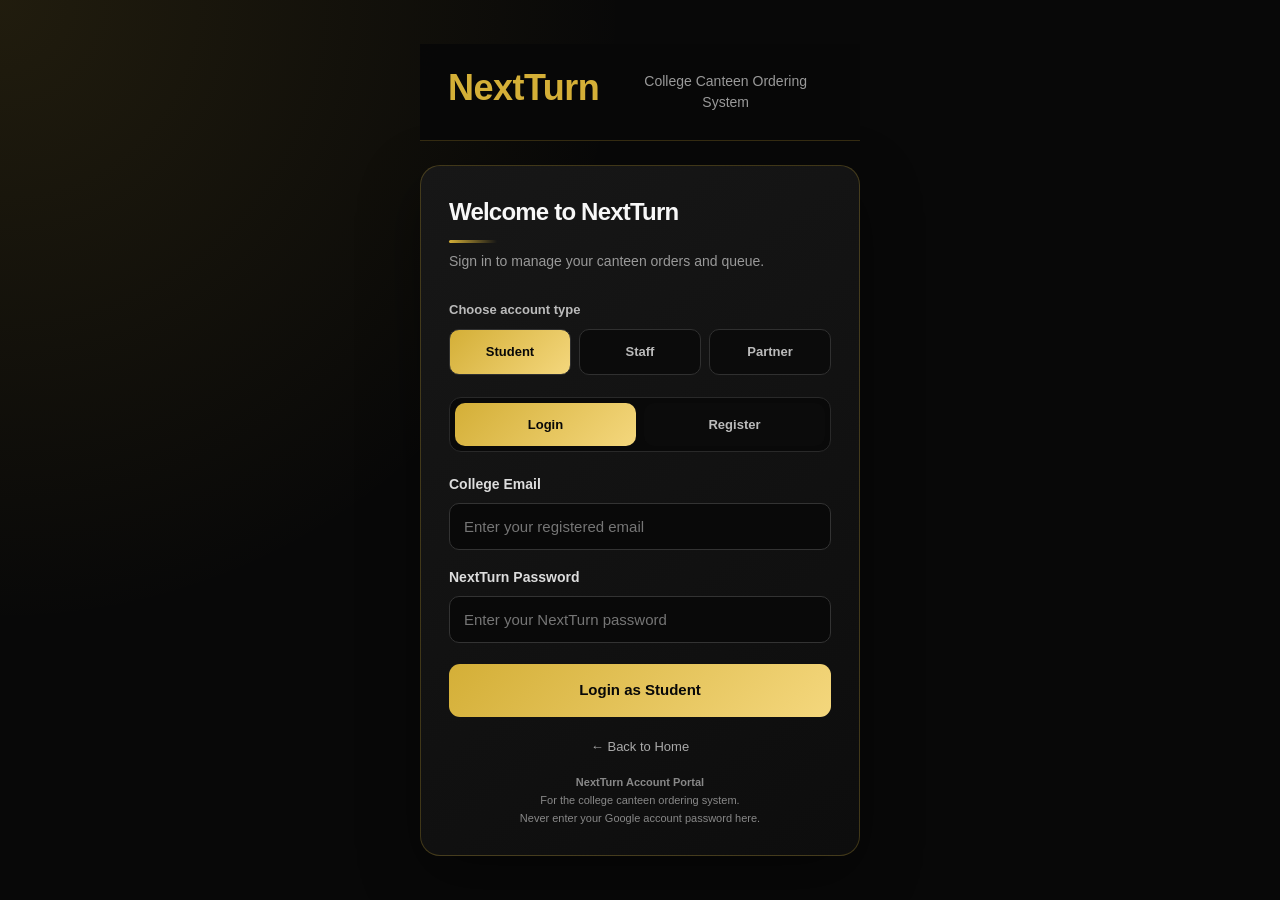
<file: index.html>
<!DOCTYPE html>
<html lang="en">
<head>
  <meta charset="UTF-8">
  <meta name="viewport" content="width=device-width, initial-scale=1.0">
  <title>NextTurn - Login</title>

  <meta http-equiv="refresh" content="0; url=login.html">

  <script>
    window.location.replace("login.html");
  </script>
</head>

<body>
  <p>Opening NextTurn Login...</p>

  <noscript>
    <p>
      <a href="login.html">Continue to Login</a>
    </p>
  </noscript>
</body>
</html>
</file>
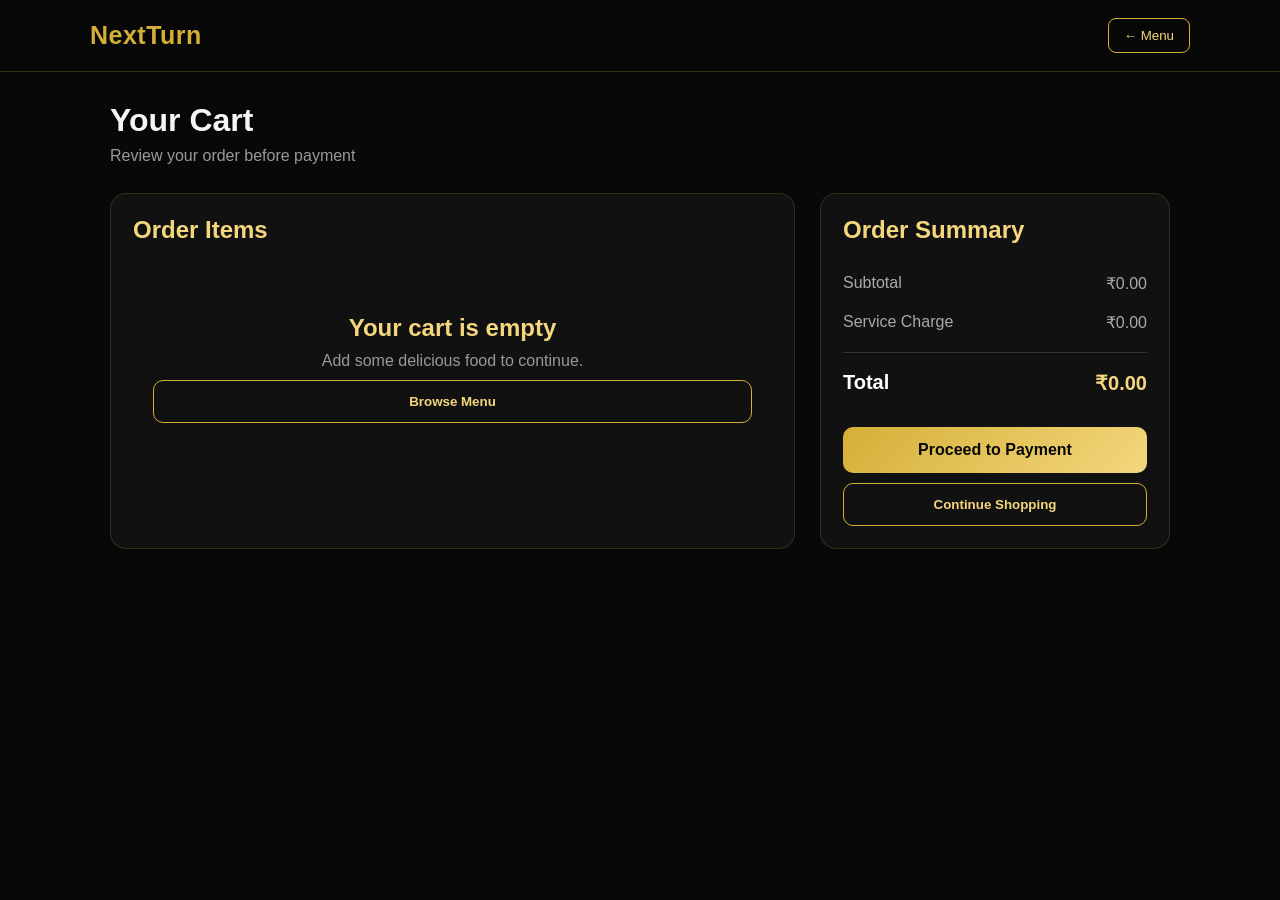
<file: cart.html>
<!DOCTYPE html>
<html lang="en">
<head>
<meta charset="UTF-8">
<meta name="viewport" content="width=device-width, initial-scale=1.0">

<title>NextTurn | Cart</title>

<style>

* {
    box-sizing: border-box;
    margin: 0;
    padding: 0;
}

body {
    font-family: Arial, sans-serif;
    background: #080808;
    color: #f5f5f5;
    min-height: 100vh;
}

header {
    border-bottom: 1px solid rgba(212, 175, 55, 0.25);
    padding: 18px 20px;
    position: sticky;
    top: 0;
    background: rgba(8, 8, 8, 0.96);
    z-index: 10;
}

.header-inner {
    max-width: 1100px;
    margin: auto;
    display: flex;
    justify-content: space-between;
    align-items: center;
}

.logo {
    color: #d4af37;
    font-size: 25px;
    font-weight: 800;
    letter-spacing: 0.5px;
}

.back-btn {
    background: transparent;
    border: 1px solid #d4af37;
    color: #f4d77d;
    padding: 9px 15px;
    border-radius: 8px;
    cursor: pointer;
}

.container {
    max-width: 1100px;
    margin: auto;
    padding: 30px 20px 50px;
}

.page-title {
    font-size: 32px;
    margin-bottom: 8px;
}

.subtitle {
    color: #9a9a9a;
    margin-bottom: 28px;
}

.cart-layout {
    display: grid;
    grid-template-columns: 1fr 350px;
    gap: 25px;
}

.cart-section,
.summary {
    background: #111;
    border: 1px solid rgba(212, 175, 55, 0.18);
    border-radius: 16px;
    padding: 22px;
}

.section-title {
    color: #f4d77d;
    margin-bottom: 20px;
}

.cart-item {
    display: flex;
    justify-content: space-between;
    gap: 15px;
    padding: 18px 0;
    border-bottom: 1px solid #222;
}

.cart-item:last-child {
    border-bottom: none;
}

.item-info h3 {
    font-size: 17px;
    margin-bottom: 7px;
}

.item-info p {
    color: #999;
    font-size: 14px;
}

.item-flavor {
    display: inline-block;
    color: #f4d77d;
    border: 1px solid rgba(212, 175, 55, 0.3);
    background: rgba(212, 175, 55, 0.08);
    padding: 4px 8px;
    border-radius: 20px;
    font-size: 12px;
    margin-bottom: 7px;
}

.item-actions {
    display: flex;
    align-items: center;
    gap: 15px;
}

.quantity-control {
    display: flex;
    align-items: center;
    border: 1px solid #333;
    border-radius: 8px;
    overflow: hidden;
}

.quantity-control button {
    width: 34px;
    height: 34px;
    background: #181818;
    color: #f4d77d;
    border: none;
    font-size: 20px;
    cursor: pointer;
}

.quantity-control span {
    width: 35px;
    text-align: center;
}

.item-total {
    color: #f4d77d;
    font-weight: bold;
    min-width: 70px;
    text-align: right;
}

.remove-btn {
    background: transparent;
    border: 1px solid #444;
    color: #aaa;
    padding: 7px 10px;
    border-radius: 7px;
    cursor: pointer;
}

.remove-btn:hover {
    border-color: #d4af37;
    color: #f4d77d;
}

.summary h2 {
    margin-bottom: 20px;
    color: #f4d77d;
}

.summary-row {
    display: flex;
    justify-content: space-between;
    padding: 10px 0;
    color: #aaa;
}

.summary-row.total {
    border-top: 1px solid #333;
    margin-top: 10px;
    padding-top: 18px;
    color: #fff;
    font-size: 20px;
    font-weight: bold;
}

.summary-row.total span:last-child {
    color: #f4d77d;
}

.payment-btn {
    width: 100%;
    margin-top: 22px;
    padding: 14px;
    border: none;
    border-radius: 10px;
    background: linear-gradient(135deg, #d4af37, #f4d77d);
    color: #080808;
    font-weight: 800;
    font-size: 16px;
    cursor: pointer;
}

.menu-btn {
    width: 100%;
    margin-top: 10px;
    padding: 13px;
    border: 1px solid #d4af37;
    border-radius: 10px;
    background: transparent;
    color: #f4d77d;
    font-weight: 700;
    cursor: pointer;
}

.empty-cart {
    text-align: center;
    padding: 50px 20px;
    color: #999;
}

.empty-cart h2 {
    color: #f4d77d;
    margin-bottom: 10px;
}

@media (max-width: 800px) {

    .cart-layout {
        grid-template-columns: 1fr;
    }

}

@media (max-width: 600px) {

    .container {
        padding: 22px 14px 40px;
    }

    .page-title {
        font-size: 27px;
    }

    .cart-section,
    .summary {
        padding: 17px;
    }

    .cart-item {
        flex-direction: column;
    }

    .item-actions {
        justify-content: space-between;
        flex-wrap: wrap;
    }

    .item-total {
        text-align: left;
    }

}

</style>
</head>

<body>

<header>

    <div class="header-inner">

        <div class="logo">
            NextTurn
        </div>

        <button class="back-btn" onclick="goToMenu()">
            ← Menu
        </button>

    </div>

</header>

<div class="container">

    <h1 class="page-title">
        Your Cart
    </h1>

    <p class="subtitle">
        Review your order before payment
    </p>

    <div id="cartContainer">

        <div class="cart-layout">

            <div class="cart-section">

                <h2 class="section-title">
                    Order Items
                </h2>

                <div id="cartItems"></div>

            </div>

            <div class="summary">

                <h2>
                    Order Summary
                </h2>

                <div class="summary-row">
                    <span>Subtotal</span>
                    <span id="subtotal">₹0.00</span>
                </div>

                <div class="summary-row">
                    <span>Service Charge</span>
                    <span id="serviceCharge">₹0.00</span>
                </div>

                <div class="summary-row total">
                    <span>Total</span>
                    <span id="total">₹0.00</span>
                </div>

                <button
                    class="payment-btn"
                    onclick="proceedToPayment()"
                >
                    Proceed to Payment
                </button>

                <button
                    class="menu-btn"
                    onclick="goToMenu()"
                >
                    Continue Shopping
                </button>

            </div>

        </div>

    </div>

</div>

<script>

let cart = [];

function loadCart() {

    const savedCart =
        localStorage.getItem("nextTurnCart");

    if (savedCart) {

        try {
            cart = JSON.parse(savedCart);
        } catch (error) {
            cart = [];
        }

    } else {
        cart = [];
    }

    renderCart();
}

function saveCart() {

    localStorage.setItem(
        "nextTurnCart",
        JSON.stringify(cart)
    );
}

function renderCart() {

    const cartItems =
        document.getElementById("cartItems");

    const subtotalElement =
        document.getElementById("subtotal");

    const serviceChargeElement =
        document.getElementById("serviceCharge");

    const totalElement =
        document.getElementById("total");

    if (!cart.length) {

        cartItems.innerHTML = `
            <div class="empty-cart">
                <h2>Your cart is empty</h2>
                <p>Add some delicious food to continue.</p>

                <button
                    class="menu-btn"
                    onclick="goToMenu()"
                >
                    Browse Menu
                </button>
            </div>
        `;

        subtotalElement.textContent = "₹0.00";
        serviceChargeElement.textContent = "₹0.00";
        totalElement.textContent = "₹0.00";

        return;
    }

    let subtotal = 0;
    let serviceCharge = 0;

    cartItems.innerHTML = cart.map((item, index) => {

        const foodName = item.name || "";
        const flavor = item.flavor || "";

        const displayName = flavor
            ? `${foodName} - ${flavor}`
            : foodName;

        const itemTotal =
            item.price * item.quantity;

        subtotal += itemTotal;

        serviceCharge +=
            item.price <= 20
                ? 0.5 * item.quantity
                : 1 * item.quantity;

        return `
            <div class="cart-item">

                <div class="item-info">

                    <h3>
                        ${displayName}
                    </h3>

                    ${
                        flavor
                            ? `<div class="item-flavor">
                                ${flavor}
                               </div>`
                            : ""
                    }

                    <p>
                        ₹${item.price} × ${item.quantity}
                    </p>

                </div>

                <div class="item-actions">

                    <div class="quantity-control">

                        <button
                            onclick="decreaseQuantity(${index})"
                        >
                            −
                        </button>

                        <span>
                            ${item.quantity}
                        </span>

                        <button
                            onclick="increaseQuantity(${index})"
                        >
                            +
                        </button>

                    </div>

                    <div class="item-total">
                        ₹${itemTotal.toFixed(2)}
                    </div>

                    <button
                        class="remove-btn"
                        onclick="removeItem(${index})"
                    >
                        Remove
                    </button>

                </div>

            </div>
        `;

    }).join("");

    const total =
        subtotal + serviceCharge;

    subtotalElement.textContent =
        `₹${subtotal.toFixed(2)}`;

    serviceChargeElement.textContent =
        `₹${serviceCharge.toFixed(2)}`;

    totalElement.textContent =
        `₹${total.toFixed(2)}`;
}
function increaseQuantity(index) {

    cart[index].quantity++;

    saveCart();

    renderCart();
}


function decreaseQuantity(index) {

    if (cart[index].quantity > 1) {

        cart[index].quantity--;

    } else {

        cart.splice(index, 1);
    }

    saveCart();

    renderCart();
}


function removeItem(index) {

    cart.splice(index, 1);

    saveCart();

    renderCart();
}


function goToMenu() {

    window.location.href = "order.html";
}


function proceedToPayment() {

    if (cart.length === 0) {

        alert("Your cart is empty.");

        return;
    }

    window.location.href = "payment.html";
}


document.addEventListener(
    "DOMContentLoaded",
    () => {

        loadCart();

    }
);

</script>

</body>
</html>
</file>
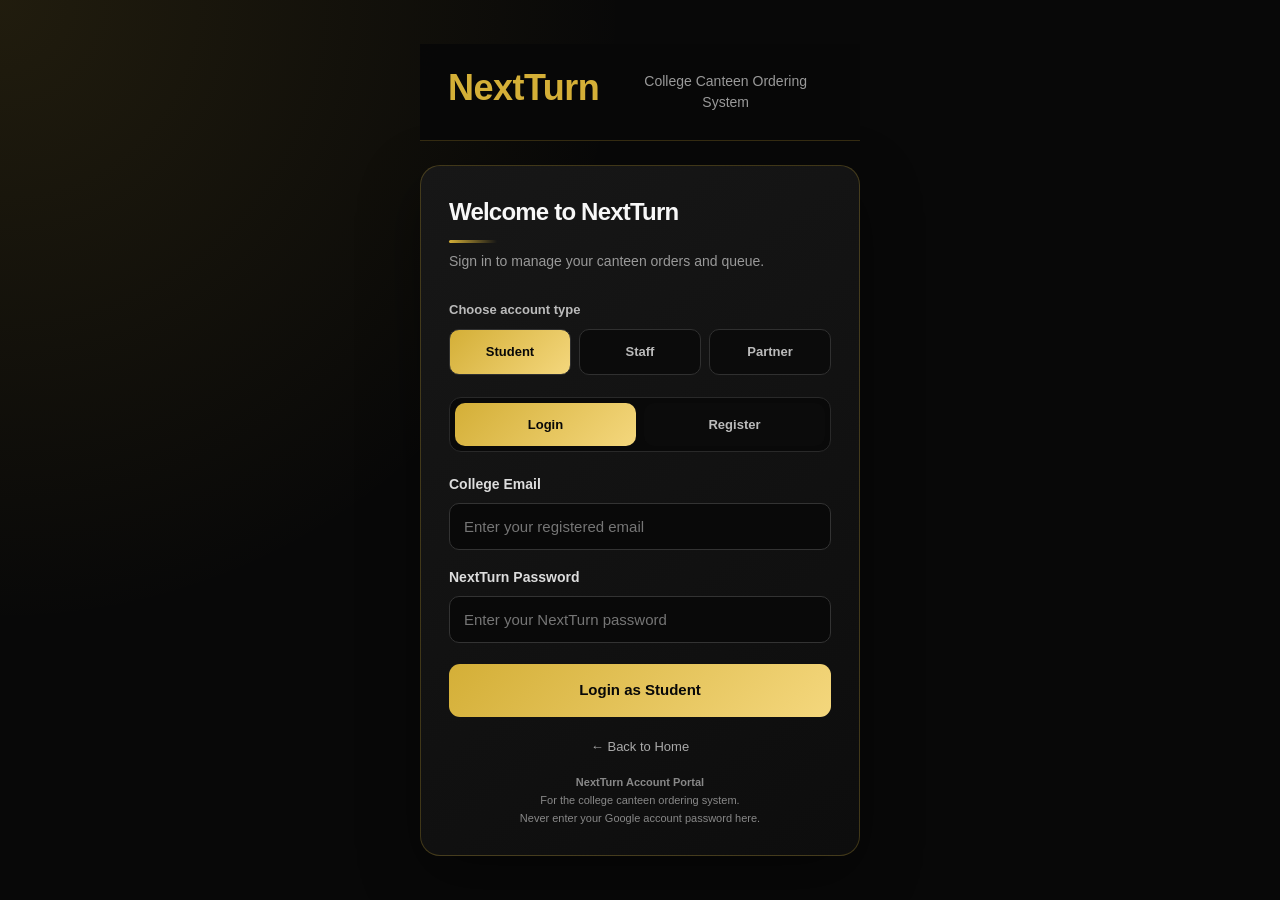
<file: login.html>
<!DOCTYPE html>
<html lang="en">
<head>
  <meta charset="UTF-8">
  <meta name="viewport" content="width=device-width, initial-scale=1.0">
  <meta name="theme-color" content="#080808">
  <title>NextTurn | College Canteen Login</title>
  <meta name="description" content="Sign in to NextTurn, a college canteen ordering and queue management system.">
  <link rel="stylesheet" href="styles.css">

  <style>
    * { box-sizing: border-box; }

    body {
      margin: 0;
      min-height: 100vh;
      padding: 20px;
      display: flex;
      align-items: center;
      justify-content: center;
      background: radial-gradient(circle at top left, rgba(212,175,55,.12), transparent 40%), #080808;
      color: #f5f5f5;
      font-family: Arial, sans-serif;
    }

    .wrapper { width: 100%; max-width: 440px; }

    .brand { text-align: center; margin-bottom: 24px; }

    .brand h1 {
      color: #D4AF37;
      font-size: 36px;
      margin: 0 0 8px;
    }

    .brand p { color: #999; font-size: 14px; margin: 0; }

    .card {
      padding: 28px;
      border-radius: 20px;
      border: 1px solid rgba(212,175,55,.25);
      background: linear-gradient(145deg,#171717,#0d0d0d);
      box-shadow: 0 20px 60px rgba(0,0,0,.4);
    }

    .welcome h2 { font-size: 24px; margin: 0 0 8px; }

    .welcome p {
      color: #999;
      font-size: 14px;
      line-height: 1.5;
      margin-bottom: 24px;
    }

    .label-title {
      display: block;
      color: #bbb;
      font-size: 13px;
      font-weight: bold;
      margin-bottom: 10px;
    }

    .roles, .tabs {
      display: grid;
      grid-template-columns: repeat(3, 1fr);
      gap: 8px;
      margin-bottom: 22px;
    }

    .tabs {
      grid-template-columns: repeat(2, 1fr);
      padding: 5px;
      background: #090909;
      border: 1px solid #292929;
      border-radius: 12px;
    }

    button { font: inherit; cursor: pointer; }

    .role, .tab {
      padding: 12px 5px;
      border-radius: 10px;
      border: 1px solid #303030;
      background: #0b0b0b;
      color: #bbb;
      font-size: 13px;
      font-weight: bold;
    }

    .tab { border: none; }

    .role.active, .tab.active, .submit {
      color: #080808;
      background: linear-gradient(135deg,#D4AF37,#F4D77D);
    }

    .field { margin-bottom: 17px; }

    .field label {
      display: block;
      margin-bottom: 8px;
      color: #ddd;
      font-size: 14px;
      font-weight: bold;
    }

    .field input {
      width: 100%;
      padding: 14px;
      background: #090909;
      color: white;
      border: 1px solid #333;
      border-radius: 10px;
      font-size: 15px;
      outline: none;
    }

    .field input:focus { border-color: #D4AF37; }

    .submit {
      width: 100%;
      padding: 15px;
      margin-top: 4px;
      border: none;
      border-radius: 11px;
      font-size: 15px;
      font-weight: bold;
    }

    .submit:disabled { opacity: .6; cursor: wait; }

    .message {
      display: none;
      margin-top: 16px;
      padding: 12px;
      border-radius: 9px;
      font-size: 13px;
      line-height: 1.5;
      overflow-wrap: anywhere;
    }

    .message.show { display: block; }
    .message.success { color: #f4d77d; background: #211d0d; }
    .message.error { color: #ffaaaa; background: #251010; }
    .hidden { display: none !important; }

    .back {
      display: block;
      text-align: center;
      margin-top: 20px;
      color: #aaa;
      text-decoration: none;
      font-size: 13px;
    }

    .back:hover { color: #D4AF37; }

    .privacy {
      margin-top: 18px;
      text-align: center;
      color: #888;
      font-size: 11px;
      line-height: 1.6;
    }

    @media (max-width: 380px) {
      .card { padding: 20px; }
      .brand h1 { font-size: 30px; }
    }
  </style>
</head>

<body>
  <main class="wrapper">
    <header class="brand">
      <h1>NextTurn</h1>
      <p>College Canteen Ordering System</p>
    </header>

    <section class="card">
      <div class="welcome">
        <h2>Welcome to NextTurn</h2>
        <p>Sign in to manage your canteen orders and queue.</p>
      </div>

      <span class="label-title">Choose account type</span>

      <div class="roles">
        <button type="button" class="role active" data-role="student">Student</button>
        <button type="button" class="role" data-role="staff">Staff</button>
        <button type="button" class="role" data-role="partner">Partner</button>
      </div>

      <section id="studentSection">
        <div class="tabs">
          <button type="button" class="tab active" id="loginTab">Login</button>
          <button type="button" class="tab" id="registerTab">Register</button>
        </div>

        <form id="studentLoginForm">
          <div class="field">
            <label for="studentEmail">College Email</label>
            <input id="studentEmail" type="email"
              placeholder="Enter your registered email"
              autocomplete="username" required>
          </div>

          <div class="field">
            <label for="studentPassword">NextTurn Password</label>
            <input id="studentPassword" type="password"
              placeholder="Enter your NextTurn password"
              autocomplete="current-password" required>
          </div>

          <button class="submit" id="studentLoginBtn" type="submit">
            Login as Student
          </button>
        </form>

        <form id="studentRegisterForm" class="hidden">
          <div class="field">
            <label for="fullName">Full Name</label>
            <input id="fullName" type="text" autocomplete="name" required>
          </div>

          <div class="field">
            <label for="studentId">College Student ID</label>
            <input id="studentId" type="text" autocomplete="off" required>
          </div>

          <div class="field">
            <label for="registerEmail">College Email</label>
            <input id="registerEmail" type="email"
              placeholder="Enter your college email"
              autocomplete="email" required>
          </div>

          <div class="field">
            <label for="registerPassword">Create Password</label>
            <input id="registerPassword" type="password"
              minlength="6" autocomplete="new-password" required>
          </div>

          <div class="field">
            <label for="confirmPassword">Confirm Password</label>
            <input id="confirmPassword" type="password"
              minlength="6" autocomplete="new-password" required>
          </div>

          <button class="submit" id="registerBtn" type="submit">
            Create Student Account
          </button>
        </form>
      </section>

      <form id="otherLoginForm" class="hidden">
        <div class="field">
          <label id="otherLabel" for="otherId">Staff ID</label>
          <input id="otherId" type="text" autocomplete="username" required>
        </div>

        <div class="field">
          <label for="otherPassword">NextTurn Password</label>
          <input id="otherPassword" type="password"
            autocomplete="current-password" required>
        </div>

        <button class="submit" id="otherLoginBtn" type="submit">
          Login as Staff
        </button>
      </form>

      <div id="message" class="message" role="status" aria-live="polite"></div>

      <a href="index.html" class="back">← Back to Home</a>

      <div class="privacy">
        <strong>NextTurn Account Portal</strong><br>
        For the college canteen ordering system.<br>
        Never enter your Google account password here.
      </div>
    </section>
    </main>
      <script>
    "use strict";

    const API_BASE_URL = "https://nextturn-mgbf.onrender.com";
    let selectedRole = "student";

    const $ = id => document.getElementById(id);

    function showMessage(text, type = "error") {
      const box = $("message");
      box.textContent = text;
      box.className = "message show " + type;
    }

    function hideMessage() {
      $("message").textContent = "";
      $("message").className = "message";
    }

    async function postJSON(endpoint, payload) {
      const response = await fetch(API_BASE_URL + endpoint, {
        method: "POST",
        headers: { "Content-Type": "application/json" },
        body: JSON.stringify(payload)
      });

      let data = {};

      try {
        data = await response.json();
      } catch {
        data = {};
      }

      if (!response.ok) {
        if (response.status === 409) {
          throw new Error("This account or student ID is already registered.");
        }

        throw new Error(
          data.message || data.error || "Request failed. Please try again."
        );
      }

      return data;
    }

    function setLoading(button, loading, label) {
      button.disabled = loading;
      button.textContent = loading ? "Please wait..." : label;
    }

    function showStudentLogin() {
      $("studentLoginForm").classList.remove("hidden");
      $("studentRegisterForm").classList.add("hidden");
      $("loginTab").classList.add("active");
      $("registerTab").classList.remove("active");
      hideMessage();
    }

    function showStudentRegister() {
      $("studentLoginForm").classList.add("hidden");
      $("studentRegisterForm").classList.remove("hidden");
      $("loginTab").classList.remove("active");
      $("registerTab").classList.add("active");
      hideMessage();
    }

    $("loginTab").addEventListener("click", showStudentLogin);
    $("registerTab").addEventListener("click", showStudentRegister);

    document.querySelectorAll(".role").forEach(button => {
      button.addEventListener("click", () => {
        selectedRole = button.dataset.role;

        document.querySelectorAll(".role").forEach(item => {
          item.classList.toggle("active", item === button);
        });

        const isStudent = selectedRole === "student";

        $("studentSection").classList.toggle("hidden", !isStudent);
        $("otherLoginForm").classList.toggle("hidden", isStudent);

        if (!isStudent) {
          const isStaff = selectedRole === "staff";

          $("otherLabel").textContent = isStaff ? "Staff ID" : "Partner ID";
          $("otherId").placeholder = isStaff
            ? "Enter your Staff ID"
            : "Enter your Partner ID";

          $("otherLoginBtn").textContent = isStaff
            ? "Login as Staff"
            : "Login as Partner";

          $("otherLoginForm").reset();
        }

        hideMessage();
      });
    });

    $("studentLoginForm").addEventListener("submit", async event => {
      event.preventDefault();

      const button = $("studentLoginBtn");
      setLoading(button, true, "Login as Student");
      hideMessage();

      try {
        const data = await postJSON("/api/student-login", {
          email: $("studentEmail").value.trim(),
          password: $("studentPassword").value
        });

        localStorage.setItem("nextTurnRole", "student");
        localStorage.setItem("nextTurnUser", JSON.stringify(data));

        if (data.studentId) {
          localStorage.setItem("nextTurnStudentId", data.studentId);
        }

        showMessage("Login successful. Opening your dashboard...", "success");

        setTimeout(() => {
          window.location.href = "student.html";
        }, 700);

      } catch (error) {
        showMessage(error.message || "Unable to log in.");
      } finally {
        setLoading(button, false, "Login as Student");
      }
    });

    $("studentRegisterForm").addEventListener("submit", async event => {
      event.preventDefault();

      const button = $("registerBtn");
      hideMessage();

      const fullName = $("fullName").value.trim();
      const studentId = $("studentId").value.trim();
      const email = $("registerEmail").value.trim();
      const password = $("registerPassword").value;
      const confirmPassword = $("confirmPassword").value;

      if (password.length < 6) {
        showMessage("Your password must contain at least 6 characters.");
        return;
      }

      if (password !== confirmPassword) {
        showMessage("The passwords do not match.");
        return;
      }

      setLoading(button, true, "Create Student Account");

      try {
        await postJSON("/api/student-register", {
          fullName,
          studentId,
          email,
          password
        });

        $("studentRegisterForm").reset();
        showMessage("Account created. You can now log in.", "success");

        setTimeout(showStudentLogin, 1200);

      } catch (error) {
        showMessage(error.message || "Registration failed.");
      } finally {
        setLoading(button, false, "Create Student Account");
      }
    });

    $("otherLoginForm").addEventListener("submit", async event => {
      event.preventDefault();

      const button = $("otherLoginBtn");
      const loginValue = $("otherId").value.trim();
      const password = $("otherPassword").value;
      const isStaff = selectedRole === "staff";

      const endpoint = isStaff
        ? "/api/staff-login"
        : "/api/partner-login";

      const payload = isStaff
        ? { staffId: loginValue, password }
        : { partnerId: loginValue, password };

      setLoading(
        button,
        true,
        isStaff ? "Login as Staff" : "Login as Partner"
      );

      hideMessage();

      try {
        const data = await postJSON(endpoint, payload);

        localStorage.setItem("nextTurnRole", selectedRole);
        localStorage.setItem("nextTurnUser", JSON.stringify(data));

        if (!isStaff && data.partnerId) {
          localStorage.setItem("nextTurnPartnerId", data.partnerId);
        }

        showMessage("Login successful. Opening your dashboard...", "success");

        setTimeout(() => {
          window.location.href = isStaff ? "staff.html" : "partner.html";
        }, 700);

      } catch (error) {
        showMessage(error.message || "Unable to log in.");
      } finally {
        setLoading(
          button,
          false,
          isStaff ? "Login as Staff" : "Login as Partner"
        );
      }
    });

    showStudentLogin();
  </script>
</body>
    </html>
</file>
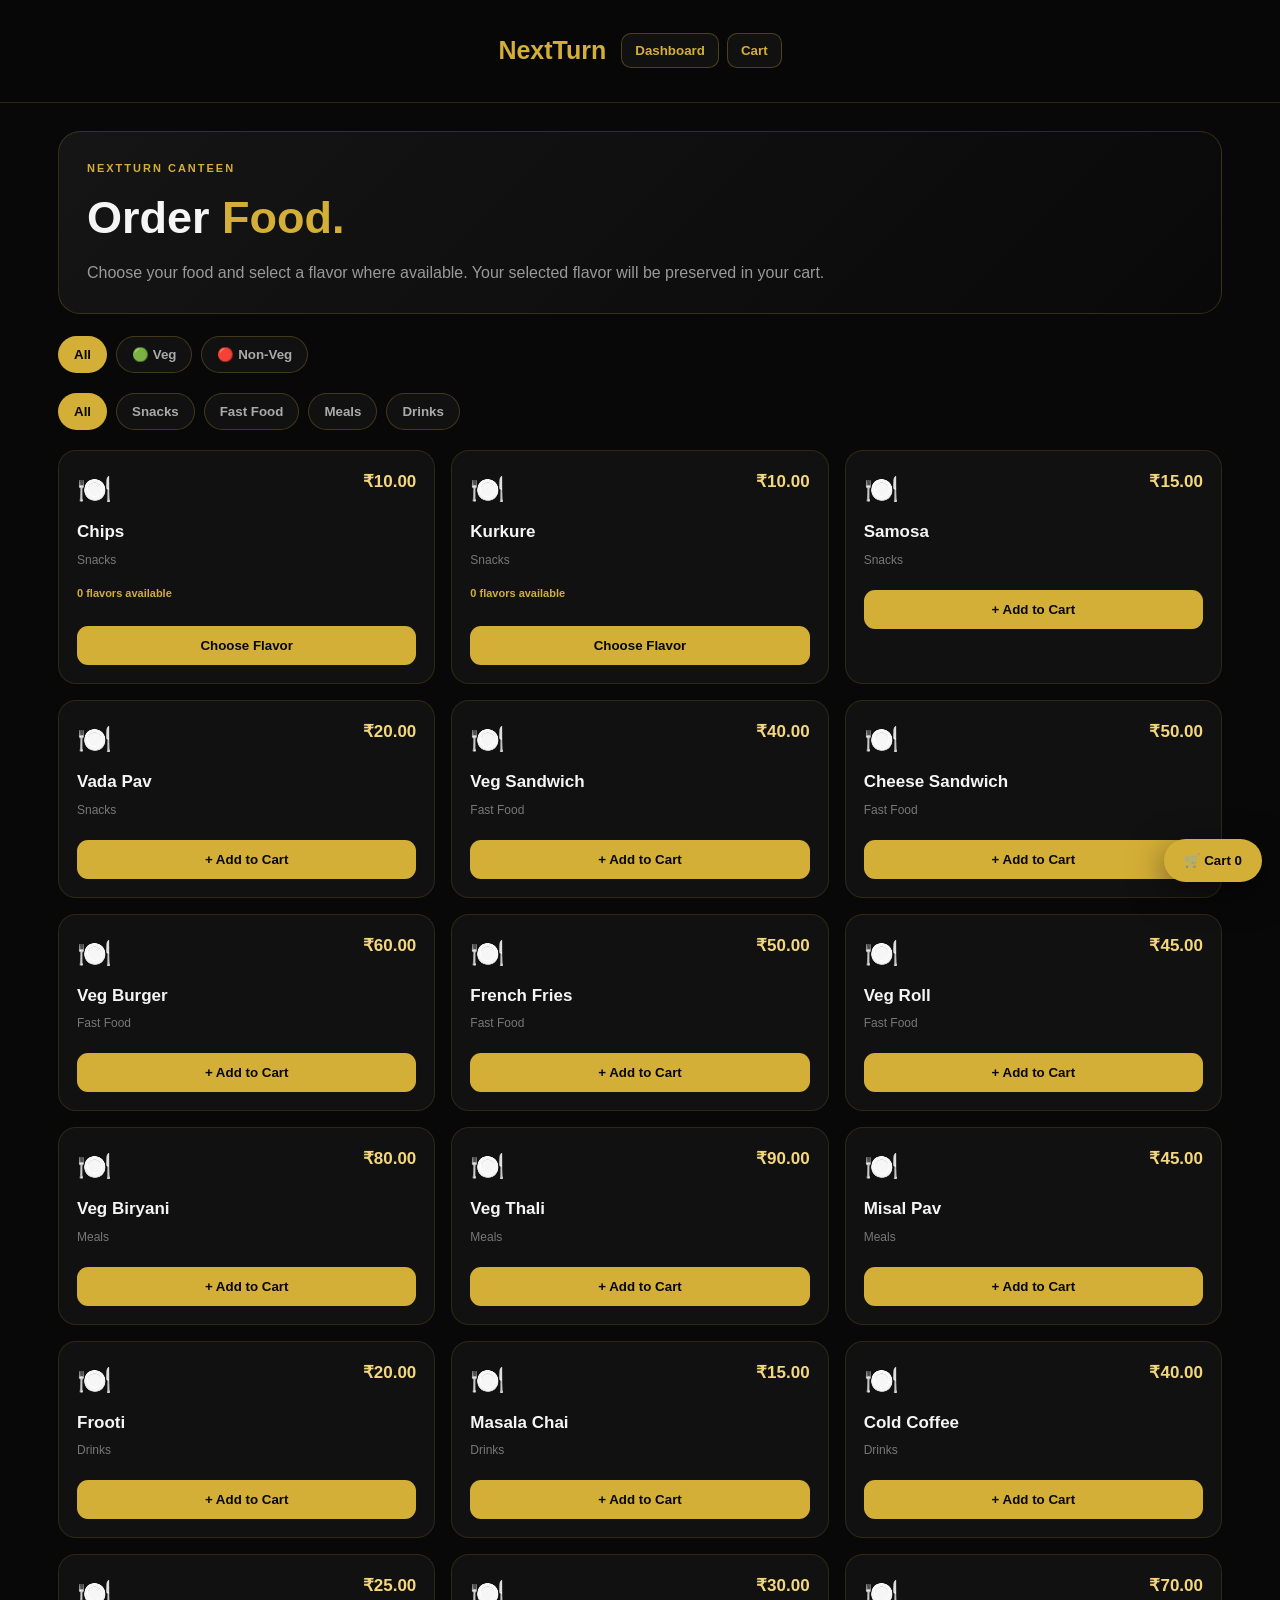
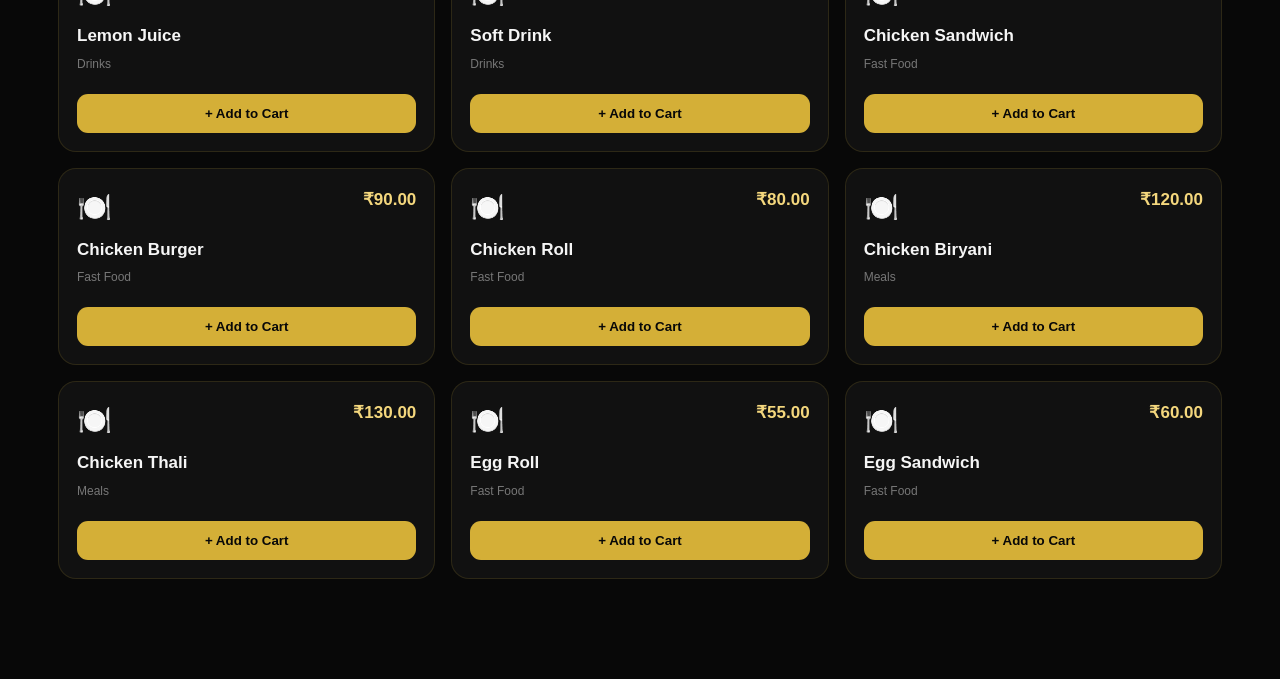
<file: order.html>
<!DOCTYPE html>
<html lang="en">
<head>
<meta charset="UTF-8">
<meta name="viewport" content="width=device-width,initial-scale=1.0">
<title>NextTurn | Order Food</title>

<link rel="stylesheet" href="styles.css">

<style>
*{box-sizing:border-box}

body{
    margin:0;
    background:#080808;
    color:#f5f5f5;
    font-family:Arial,sans-serif;
}

.top-header{
    position:sticky;
    top:0;
    z-index:100;
    background:rgba(8,8,8,.96);
    border-bottom:1px solid rgba(212,175,55,.18);
    backdrop-filter:blur(12px);
}

.header-inner{
    max-width:1200px;
    margin:auto;
    padding:15px 20px;
    display:flex;
    justify-content:space-between;
    align-items:center;
    gap:15px;
}

.brand{
    font-size:25px;
    font-weight:900;
    color:#d4af37;
}

.header-actions{
    display:flex;
    gap:8px;
}

.header-btn{
    border:1px solid rgba(212,175,55,.3);
    background:#111;
    color:#d4af37;
    padding:9px 13px;
    border-radius:10px;
    cursor:pointer;
    font-weight:700;
}

.page{
    max-width:1200px;
    margin:auto;
    padding:28px 18px 100px;
}

.hero{
    background:linear-gradient(135deg,#151515,#090909);
    border:1px solid rgba(212,175,55,.2);
    border-radius:22px;
    padding:28px;
    margin-bottom:22px;
}

.eyebrow{
    color:#d4af37;
    font-size:11px;
    font-weight:900;
    letter-spacing:2px;
    text-transform:uppercase;
}

.hero h1{
    margin:8px 0;
    font-size:clamp(30px,5vw,45px);
}

.hero h1 span{
    color:#d4af37;
}

.hero p{
    color:#999;
    margin:0;
    line-height:1.6;
}

.filters{
    display:flex;
    gap:9px;
    overflow-x:auto;
    padding-bottom:5px;
    margin-bottom:15px;
}

.filter{
    flex:0 0 auto;
    border:1px solid rgba(212,175,55,.25);
    background:#111;
    color:#aaa;
    padding:10px 15px;
    border-radius:30px;
    cursor:pointer;
    font-weight:700;
}

.filter.active{
    background:#d4af37;
    color:#080808;
}

.menu-grid{
    display:grid;
    grid-template-columns:repeat(3,1fr);
    gap:16px;
}

.food-card{
    background:#111;
    border:1px solid rgba(212,175,55,.14);
    border-radius:18px;
    padding:18px;
    transition:.2s;
}

.food-card:hover{
    border-color:rgba(212,175,55,.4);
    transform:translateY(-2px);
}

.food-top{
    display:flex;
    justify-content:space-between;
    gap:10px;
}

.food-icon{
    font-size:28px;
    margin-bottom:8px;
}

.food-name{
    font-size:17px;
    font-weight:900;
}

.food-category{
    color:#777;
    font-size:12px;
    margin:6px 0;
}

.price{
    color:#f4d77d;
    font-size:17px;
    font-weight:900;
}

.flavor-count{
    color:#d4af37;
    font-size:11px;
    font-weight:800;
    margin:10px 0;
}

.unavailable{
    color:#e57373;
    font-size:11px;
    font-weight:900;
    margin:12px 0;
}

.add-btn{
    width:100%;
    margin-top:15px;
    border:0;
    border-radius:11px;
    padding:12px;
    background:#d4af37;
    color:#080808;
    font-weight:900;
    cursor:pointer;
}

.add-btn:disabled{
    background:#292929;
    color:#777;
    cursor:not-allowed;
}

.cart-float{
    position:fixed;
    right:18px;
    bottom:18px;
    z-index:90;
    background:#d4af37;
    color:#080808;
    border:0;
    border-radius:50px;
    padding:14px 20px;
    font-weight:900;
    box-shadow:0 10px 35px rgba(0,0,0,.5);
    cursor:pointer;
}

.flavor-modal{
    display:none;
    position:fixed;
    inset:0;
    z-index:1000;
    background:rgba(0,0,0,.8);
    align-items:center;
    justify-content:center;
    padding:18px;
}

.flavor-box{
    width:min(100%,430px);
    max-height:90vh;
    overflow:auto;
    background:#111;
    border:1px solid rgba(212,175,55,.4);
    border-radius:22px;
    padding:22px;
}

.flavor-box h2{
    margin:0;
}

.flavor-subtitle{
    color:#888;
    font-size:12px;
    margin-top:5px;
}

.flavor-list{
    display:grid;
    gap:10px;
    margin-top:18px;
}

.flavor-option{
    width:100%;
    padding:15px;
    border-radius:13px;
    border:1px solid rgba(212,175,55,.2);
    background:#090909;
    color:#f5f5f5;
    display:flex;
    justify-content:space-between;
    align-items:center;
    text-align:left;
    cursor:pointer;
}

.flavor-option:hover{
    border-color:#d4af37;
}

.flavor-option.unavailable{
    opacity:.45;
    cursor:not-allowed;
}

.flavor-price{
    color:#f4d77d;
    font-weight:800;
    font-size:13px;
}

.flavor-status{
    color:#e57373;
    font-size:10px;
    font-weight:900;
}

.close-btn{
    width:100%;
    margin-top:15px;
    padding:12px;
    border-radius:12px;
    background:#181818;
    border:1px solid rgba(212,175,55,.3);
    color:#d4af37;
    font-weight:800;
}

.empty{
    text-align:center;
    padding:50px 20px;
    color:#777;
}

@media(max-width:900px){
    .menu-grid{
        grid-template-columns:repeat(2,1fr);
    }
}

@media(max-width:600px){
    .page{
        padding:20px 13px 100px;
    }

    .hero{
        padding:22px;
    }

    .menu-grid{
        grid-template-columns:1fr;
    }

    .header-inner{
        padding:13px;
    }

    .brand{
        font-size:21px;
    }

    .header-btn{
        padding:8px 10px;
        font-size:11px;
    }
}
</style>
</head>

<body>

<header class="top-header">
    <div class="header-inner">

        <div class="brand">NextTurn</div>

        <div class="header-actions">

            <button class="header-btn"
                    onclick="window.location.href='student.html'">
                Dashboard
            </button>

            <button class="header-btn"
                    onclick="window.location.href='cart.html'">
                Cart
            </button>

        </div>

    </div>
</header>

<main class="page">

<section class="hero">

    <div class="eyebrow">
        NextTurn Canteen
    </div>

    <h1>
        Order <span>Food.</span>
    </h1>

    <p>
        Choose your food and select a flavor where available.
        Your selected flavor will be preserved in your cart.
    </p>

</section>


<div class="filters" id="typeFilters">

    <button class="filter active"
            onclick="setType('All',this)">
        All
    </button>

    <button class="filter"
            onclick="setType('Veg',this)">
        🟢 Veg
    </button>

    <button class="filter"
            onclick="setType('Non-Veg',this)">
        🔴 Non-Veg
    </button>

</div>


<div class="filters" id="categoryFilters">

    <button class="filter active"
            onclick="setCategory('All',this)">
        All
    </button>

    <button class="filter"
            onclick="setCategory('Snacks',this)">
        Snacks
    </button>

    <button class="filter"
            onclick="setCategory('Fast Food',this)">
        Fast Food
    </button>

    <button class="filter"
            onclick="setCategory('Meals',this)">
        Meals
    </button>

    <button class="filter"
            onclick="setCategory('Drinks',this)">
        Drinks
    </button>

</div>


<div id="menuGrid" class="menu-grid"></div>

</main>


<div id="flavorModal"
     class="flavor-modal"
     onclick="closeFlavorPicker(event)">

    <div class="flavor-box"
         onclick="event.stopPropagation()">

        <h2 id="flavorTitle">
            Choose Flavor
        </h2>

        <div class="flavor-subtitle">
            Select exactly one flavor
        </div>

        <div id="flavorList"
             class="flavor-list">
        </div>

        <button class="close-btn"
                onclick="closeFlavorPicker()">
            Close
        </button>

    </div>

</div>


<button class="cart-float"
        onclick="window.location.href='cart.html'">

    🛒 Cart
    <span id="cartCount">0</span>

</button>


<script>

const API =
    "https://nextturn-mgbf.onrender.com";


const menu = [

    {
        name:"Chips",
        category:"Snacks",
        price:10,
        type:"Veg"
    },

    {
        name:"Kurkure",
        category:"Snacks",
        price:10,
        type:"Veg"
    },

    {
        name:"Samosa",
        category:"Snacks",
        price:15,
        type:"Veg"
    },

    {
        name:"Vada Pav",
        category:"Snacks",
        price:20,
        type:"Veg"
    },

    {
        name:"Veg Sandwich",
        category:"Fast Food",
        price:40,
        type:"Veg"
    },

    {
        name:"Cheese Sandwich",
        category:"Fast Food",
        price:50,
        type:"Veg"
    },

    {
        name:"Veg Burger",
        category:"Fast Food",
        price:60,
        type:"Veg"
    },

    {
        name:"French Fries",
        category:"Fast Food",
        price:50,
        type:"Veg"
    },

    {
        name:"Veg Roll",
        category:"Fast Food",
        price:45,
        type:"Veg"
    },

    {
        name:"Veg Biryani",
        category:"Meals",
        price:80,
        type:"Veg"
    },

    {
        name:"Veg Thali",
        category:"Meals",
        price:90,
        type:"Veg"
    },

    {
        name:"Misal Pav",
        category:"Meals",
        price:45,
        type:"Veg"
    },

    {
        name:"Frooti",
        category:"Drinks",
        price:20,
        type:"Veg"
    },

    {
        name:"Masala Chai",
        category:"Drinks",
        price:15,
        type:"Veg"
    },

    {
        name:"Cold Coffee",
        category:"Drinks",
        price:40,
        type:"Veg"
    },

    {
        name:"Lemon Juice",
        category:"Drinks",
        price:25,
        type:"Veg"
    },

    {
        name:"Soft Drink",
        category:"Drinks",
        price:30,
        type:"Veg"
    },

    {
        name:"Chicken Sandwich",
        category:"Fast Food",
        price:70,
        type:"Non-Veg"
    },

    {
        name:"Chicken Burger",
        category:"Fast Food",
        price:90,
        type:"Non-Veg"
    },

    {
        name:"Chicken Roll",
        category:"Fast Food",
        price:80,
        type:"Non-Veg"
    },

    {
        name:"Chicken Biryani",
        category:"Meals",
        price:120,
        type:"Non-Veg"
    },

    {
        name:"Chicken Thali",
        category:"Meals",
        price:130,
        type:"Non-Veg"
    },

    {
        name:"Egg Roll",
        category:"Fast Food",
        price:55,
        type:"Non-Veg"
    },

    {
        name:"Egg Sandwich",
        category:"Fast Food",
        price:60,
        type:"Non-Veg"
    }

];


let currentType = "All";
let currentCategory = "All";

let flavorData = {};


function escapeHTML(value){

    return String(value)
        .replace(/&/g,"&amp;")
        .replace(/</g,"&lt;")
        .replace(/>/g,"&gt;")
        .replace(/"/g,"&quot;")
        .replace(/'/g,"&#039;");

}


function getServiceCharge(price){

    return Number(price) <= 20
        ? 0.50
        : 1.00;

}


function getCart(){

    try{

        const cart =
            JSON.parse(
                localStorage.getItem("nextTurnCart") || "[]"
            );

        return Array.isArray(cart) ? cart : [];

    }catch{

        return [];

    }

}


function saveCart(cart){

    localStorage.setItem(
        "nextTurnCart",
        JSON.stringify(cart)
    );

}


function updateCartUI(){

    const cart = getCart();

    const count =
        cart.reduce(
            (sum,item)=>
                sum + Number(item.quantity || 1),
            0
        );

    document.getElementById("cartCount")
        .textContent = count;

}


function setType(type,button){

    currentType = type;

    document
        .querySelectorAll("#typeFilters .filter")
        .forEach(btn =>
            btn.classList.remove("active")
        );

    button.classList.add("active");

    renderMenu();

}


function setCategory(category,button){

    currentCategory = category;

    document
        .querySelectorAll("#categoryFilters .filter")
        .forEach(btn =>
            btn.classList.remove("active")
        );

    button.classList.add("active");

    renderMenu();

}


async function syncFoodAvailability(){

    try{

        const response =
            await fetch(
                `${API}/api/staff/food?t=${Date.now()}`,
                {
                    cache:"no-store"
                }
            );

        if(!response.ok){
            throw new Error("Food API failed");
        }

        const backendFood =
            await response.json();

        flavorData = {};

        backendFood.forEach(food => {

            const name =
                String(
                    food.name ||
                    food.foodName ||
                    ""
                ).trim();

            const flavor =
                String(
                    food.flavor ||
                    ""
                ).trim();

            if(flavor){

                if(!flavorData[name]){
                    flavorData[name] = [];
                }

                flavorData[name].push({

                    id:food.id,

                    flavor:flavor,

                    price:Number(
                        food.price || 0
                    ),

                    available:
                        food.available === true ||
                        food.available === "true" ||
                        food.available === 1

                });

            }

        });


        menu.forEach(item => {

            const backendItem =
                backendFood.find(food => {

                    const name =
                        String(
                            food.name ||
                            food.foodName ||
                            ""
                        ).trim()
                        .toLowerCase();

                    return (
                        name ===
                        item.name.toLowerCase()
                    ) &&
                    !String(food.flavor || "").trim();

                });


            if(backendItem){

                item.available =
                    backendItem.available === true ||
                    backendItem.available === "true" ||
                    backendItem.available === 1;

            }


            if(flavorData[item.name]){

                item.available =
                    flavorData[item.name]
                        .some(
                            flavor =>
                                flavor.available
                        );

            }

        });


        renderMenu();

    }catch(error){

        console.error(
            "Availability sync error:",
            error
        );

        renderMenu();

    }

}


function renderMenu(){

    const container =
        document.getElementById("menuGrid");


    const filtered =
        menu.filter(item => {

            const typeMatch =
                currentType === "All" ||
                item.type === currentType;

            const categoryMatch =
                currentCategory === "All" ||
                item.category === currentCategory;

            return typeMatch &&
                   categoryMatch;

        });


    if(!filtered.length){

        container.innerHTML = `
            <div class="empty">
                No food items found.
            </div>
        `;

        return;

    }


    container.innerHTML =
        filtered.map(item => {

            const available =
                item.available !== false;

            const hasFlavors =
                item.name === "Chips" ||
                item.name === "Kurkure";

            const availableFlavors =
                flavorData[item.name]
                ? flavorData[item.name]
                    .filter(f => f.available)
                : [];


            let actionButton;


            if(hasFlavors){

                actionButton = available

                    ? `
                        <button
                            class="add-btn"
                            onclick='openFlavorPicker(${JSON.stringify(item.name)})'>
                            Choose Flavor
                        </button>
                      `

                    : `
                        <button
                            class="add-btn"
                            disabled>
                            Unavailable
                        </button>
                      `;

            }else{

                actionButton = available

                    ? `
                        <button
                            class="add-btn"
                            onclick='addToCart(${JSON.stringify(item.name)})'>
                            + Add to Cart
                        </button>
                      `

                    : `
                        <button
                            class="add-btn"
                            disabled>
                            Unavailable
                        </button>
                      `;

            }


            return `

                <div class="food-card">

                    <div class="food-top">

                        <div>

                            <div class="food-icon">
                                🍽️
                            </div>

                            <div class="food-name">
                                ${escapeHTML(item.name)}
                            </div>

                            <div class="food-category">
                                ${escapeHTML(item.category)}
                            </div>

                        </div>

                        <div class="price">
                            ₹${Number(item.price).toFixed(2)}
                        </div>

                    </div>


                    ${
                        hasFlavors
                        ? `
                            <div class="flavor-count">
                                ${availableFlavors.length}
                                flavor${availableFlavors.length === 1 ? "" : "s"}
                                available
                            </div>
                          `
                        : ""
                    }


                    ${
                        !available
                        ? `
                            <div class="unavailable">
                                NOT AVAILABLE
                            </div>
                          `
                        : ""
                    }


                    ${actionButton}

                </div>

            `;

        }).join("");

}
function addToCart(itemName){

    const item =
        menu.find(
            food => food.name === itemName
        );

    if(!item || item.available === false){
        return;
    }

    const cart = getCart();

    const existing =
        cart.find(food =>
            food.name === item.name &&
            !food.flavor
        );

    if(existing){

        existing.quantity =
            Number(existing.quantity || 0) + 1;

    }else{

        cart.push({

            name:item.name,

            flavor:null,

            price:Number(item.price),

            quantity:1,

            category:item.category,

            type:item.type,

            serviceCharge:
                getServiceCharge(item.price)

        });

    }

    saveCart(cart);

    updateCartUI();

}


function openFlavorPicker(foodName){

    const modal =
        document.getElementById("flavorModal");

    const title =
        document.getElementById("flavorTitle");

    const list =
        document.getElementById("flavorList");

    const flavors =
        flavorData[foodName] || [];

    title.textContent =
        `${foodName} — Choose Flavor`;

    if(!flavors.length){

        list.innerHTML = `
            <div class="empty">
                No flavors found.
            </div>
        `;

    }else{

        list.innerHTML =
            flavors.map(flavor => {

                const available =
                    flavor.available;

                return `

                    <button
                        class="flavor-option ${
                            available
                            ? ""
                            : "unavailable"
                        }"

                        ${
                            available
                            ? `onclick='addFlavorToCart(
                                ${JSON.stringify(foodName)},
                                ${JSON.stringify(flavor.flavor)}
                               )'`
                            : "disabled"
                        }>

                        <span>

                            <strong>
                                ${escapeHTML(flavor.flavor)}
                            </strong>

                            <span
                                style="
                                    display:block;
                                    color:#888;
                                    font-size:11px;
                                    margin-top:4px;
                                ">

                                ${
                                    available
                                    ? "Available"
                                    : "Currently unavailable"
                                }

                            </span>

                        </span>

                        <span>

                            ${
                                available
                                ? `
                                    <span class="flavor-price">
                                        ₹${flavor.price.toFixed(2)}
                                    </span>
                                  `
                                : `
                                    <span class="flavor-status">
                                        UNAVAILABLE
                                    </span>
                                  `
                            }

                        </span>

                    </button>

                `;

            }).join("");

    }

    modal.style.display = "flex";

}


function closeFlavorPicker(event){

    if(
        event &&
        event.target !== event.currentTarget
    ){
        return;
    }

    document.getElementById(
        "flavorModal"
    ).style.display = "none";

}


function addFlavorToCart(
    foodName,
    flavorName
){

    const flavors =
        flavorData[foodName] || [];

    const selected =
        flavors.find(
            flavor =>
                flavor.flavor === flavorName
        );

    if(
        !selected ||
        !selected.available
    ){

        alert(
            `${foodName} - ${flavorName} is currently unavailable.`
        );

        return;

    }

    const baseItem =
        menu.find(
            item =>
                item.name === foodName
        );

    const cart = getCart();


    /*
     * Each flavor is a separate
     * cart item.
     */

    const existing =
        cart.find(item =>
            item.name === foodName &&
            item.flavor === flavorName
        );


    if(existing){

        existing.quantity =
            Number(existing.quantity || 0) + 1;

    }else{

        cart.push({

            name:foodName,

            flavor:flavorName,

            price:Number(selected.price),

            quantity:1,

            category:
                baseItem
                ? baseItem.category
                : "Snacks",

            type:
                baseItem
                ? baseItem.type
                : "Veg",

            serviceCharge:
                getServiceCharge(
                    selected.price
                )

        });

    }


    saveCart(cart);

    updateCartUI();

    closeFlavorPicker();

}


document.addEventListener(
    "DOMContentLoaded",
    async () => {

        menu.forEach(
            item =>
                item.available = true
        );

        renderMenu();

        updateCartUI();

        await syncFoodAvailability();

    }
);


setInterval(
    syncFoodAvailability,
    5000
);

</script>

</body>
</html>
</file>
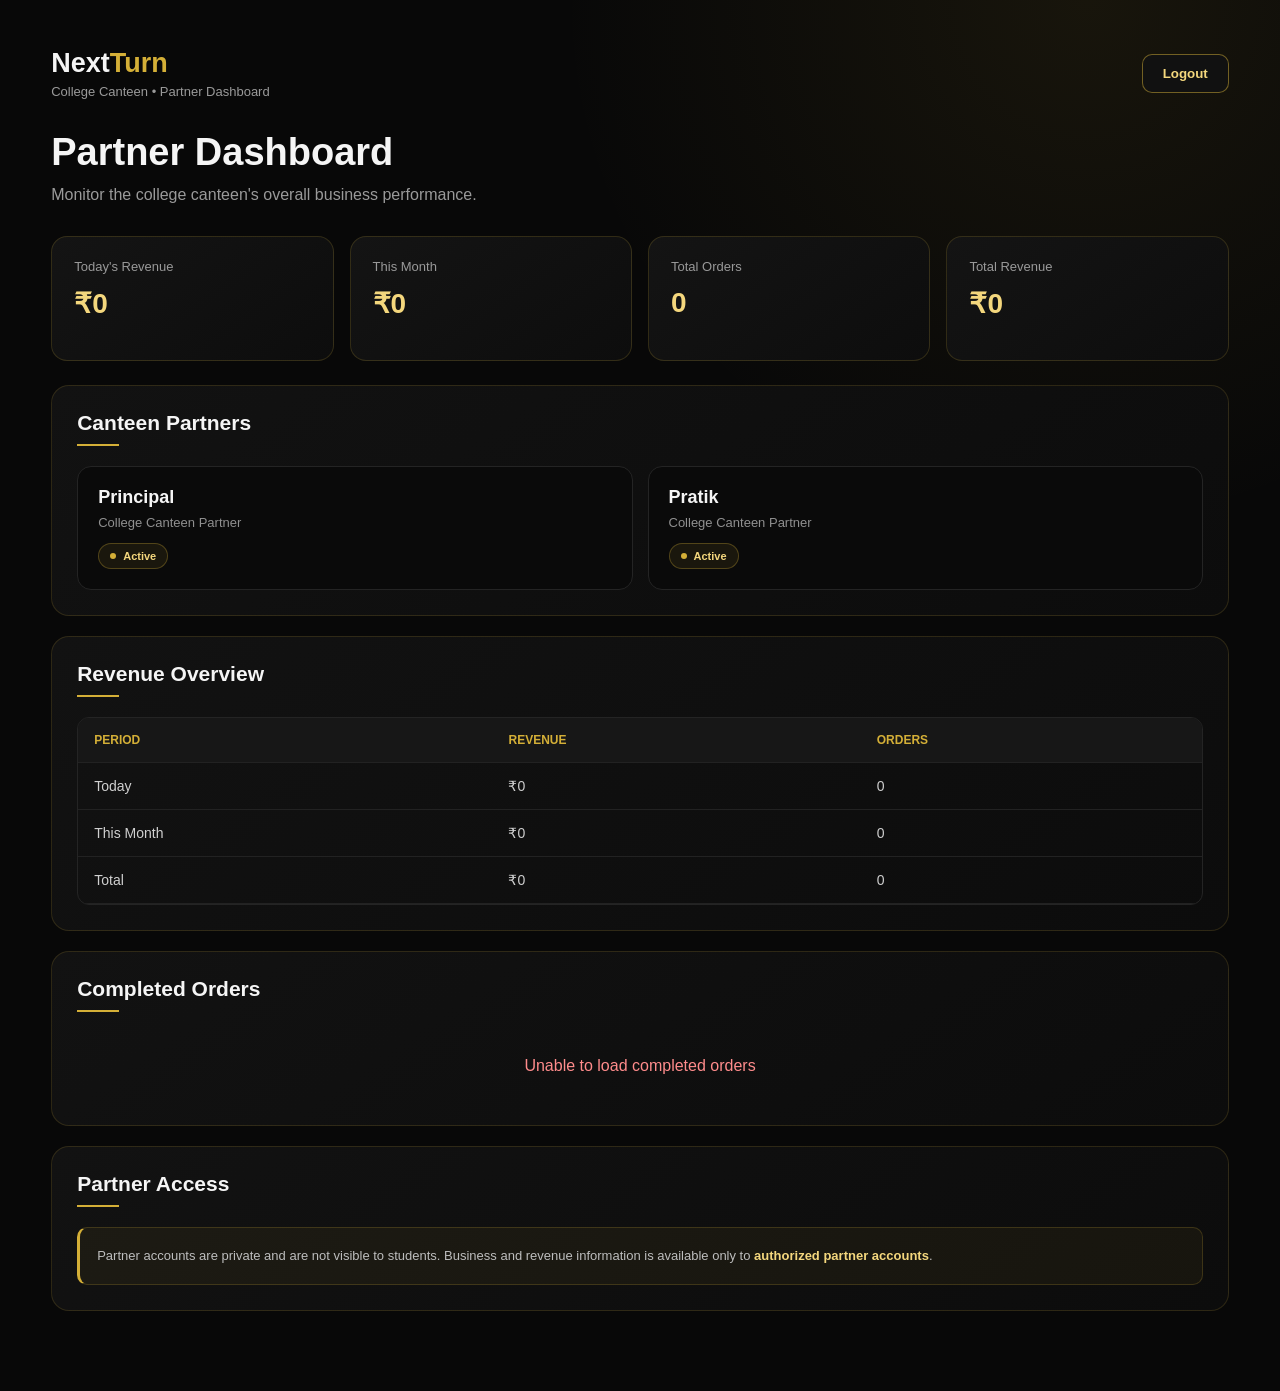
<file: partner.html>
<!DOCTYPE html>
<html lang="en">

<head>

<meta charset="UTF-8">

<meta
    name="viewport"
    content="width=device-width, initial-scale=1.0"
>

<title>NextTurn - Partner Dashboard</title>

<style>

* {
    box-sizing: border-box;
    margin: 0;
    padding: 0;
}

body {
    font-family: Arial, sans-serif;
    background:
        radial-gradient(
            circle at 85% 0%,
            rgba(212,175,55,0.08),
            transparent 30%
        ),
        #080808;
    color: #f5f5f5;
    min-height: 100vh;
}

.partner-page {
    width: min(1180px, 92%);
    margin: 0 auto;
    padding: 30px 0 60px;
}

.partner-header {
    display: flex;
    justify-content: space-between;
    align-items: center;
    gap: 20px;
    padding: 18px 0 32px;
}

.partner-brand {
    font-size: 27px;
    font-weight: 800;
    color: #f5f5f5;
}

.partner-brand span {
    color: #d4af37;
}

.partner-subtitle {
    color: #9a9a9a;
    font-size: 13px;
    margin-top: 5px;
}

.partner-logout {
    border: 1px solid rgba(212,175,55,0.5);
    background: #111;
    color: #f4d77d;
    padding: 11px 20px;
    border-radius: 10px;
    font-weight: 700;
    cursor: pointer;
}

.partner-logout:hover {
    background: #d4af37;
    color: #080808;
}

.partner-welcome {
    margin-bottom: 28px;
}

.partner-welcome h1 {
    font-size: clamp(27px, 4vw, 38px);
    margin-bottom: 8px;
}

.partner-welcome p {
    color: #9a9a9a;
    line-height: 1.6;
}

.partner-stats {
    display: grid;
    grid-template-columns: repeat(4, 1fr);
    gap: 16px;
    margin-bottom: 24px;
}

.partner-stat {
    background: linear-gradient(
        145deg,
        #141414,
        #0d0d0d
    );
    border: 1px solid rgba(212,175,55,0.18);
    border-radius: 16px;
    padding: 22px;
    min-height: 125px;
}

.partner-stat-label {
    color: #999;
    font-size: 13px;
    margin-bottom: 13px;
}

.partner-stat-value {
    color: #f4d77d;
    font-size: 28px;
    font-weight: 800;
}

.partner-section {
    background: linear-gradient(
        145deg,
        #121212,
        #0c0c0c
    );
    border: 1px solid rgba(212,175,55,0.16);
    border-radius: 18px;
    padding: 25px;
    margin-bottom: 20px;
}

.partner-section-title {
    font-size: 21px;
    margin-bottom: 20px;
}

.partner-section-title::after {
    content: "";
    display: block;
    width: 42px;
    height: 2px;
    background: #d4af37;
    margin-top: 9px;
}

.partner-list {
    display: grid;
    grid-template-columns: repeat(2, 1fr);
    gap: 15px;
}

.partner-card {
    background: #0a0a0a;
    border: 1px solid #242424;
    border-radius: 14px;
    padding: 20px;
}

.partner-card h3 {
    font-size: 18px;
    margin-bottom: 7px;
}

.partner-card p {
    color: #909090;
    font-size: 13px;
    margin-bottom: 13px;
}

.active-badge {
    display: inline-flex;
    align-items: center;
    gap: 7px;
    border: 1px solid rgba(212,175,55,0.3);
    background: rgba(212,175,55,0.08);
    color: #f4d77d;
    padding: 6px 11px;
    border-radius: 30px;
    font-size: 11px;
    font-weight: 700;
}

.active-badge::before {
    content: "";
    width: 6px;
    height: 6px;
    background: #d4af37;
    border-radius: 50%;
}

.revenue-table-wrap {
    width: 100%;
    overflow-x: auto;
    border-radius: 12px;
    border: 1px solid #242424;
}

.revenue-table {
    width: 100%;
    min-width: 500px;
    border-collapse: collapse;
}

.revenue-table th,
.revenue-table td {
    padding: 15px 16px;
    text-align: left;
    border-bottom: 1px solid #222;
}

.revenue-table th {
    background: #171717;
    color: #d4af37;
    font-size: 12px;
    text-transform: uppercase;
}

.revenue-table td {
    color: #d0d0d0;
    font-size: 14px;
}

.partner-info {
    background: rgba(212,175,55,0.055);
    border: 1px solid rgba(212,175,55,0.2);
    border-left: 3px solid #d4af37;
    border-radius: 10px;
    padding: 17px;
    color: #bdbdbd;
    line-height: 1.7;
    font-size: 13px;
}

.partner-info strong {
    color: #f4d77d;
}

.orders-container {
    display: grid;
    gap: 14px;
}

.order-card {
    background: #0a0a0a;
    border: 1px solid #242424;
    border-radius: 14px;
    padding: 18px;
}

.order-header {
    display: flex;
    justify-content: space-between;
    gap: 15px;
    margin-bottom: 12px;
}

.order-id {
    color: #f4d77d;
    font-weight: 800;
}

.order-status {
    color: #8cffaa;
    font-size: 12px;
    font-weight: 700;
}

.order-info {
    color: #999;
    font-size: 13px;
    line-height: 1.8;
}

.order-items {
    color: #ddd;
    margin-top: 12px;
    line-height: 1.7;
}

.order-total {
    color: #f4d77d;
    font-weight: 800;
    margin-top: 12px;
}

.loading {
    color: #888;
    text-align: center;
    padding: 25px;
}

.empty {
    color: #777;
    text-align: center;
    padding: 30px;
}

.error {
    color: #ff8c8c;
    text-align: center;
    padding: 25px;
}

@media (max-width: 900px) {

    .partner-stats {
        grid-template-columns: repeat(2, 1fr);
    }

}

@media (max-width: 650px) {

    .partner-page {
        width: 94%;
        padding-top: 20px;
    }

    .partner-header {
        align-items: flex-start;
    }

    .partner-brand {
        font-size: 23px;
    }

    .partner-logout {
        padding: 9px 14px;
    }

    .partner-list {
        grid-template-columns: 1fr;
    }

    .partner-section {
        padding: 19px;
    }

    .order-header {
        flex-direction: column;
    }

}

@media (max-width: 480px) {

    .partner-stats {
        grid-template-columns: 1fr;
    }

    .partner-stat {
        min-height: auto;
    }

}

</style>

</head>

<body>

<main class="partner-page">

<header class="partner-header">

    <div>

        <div class="partner-brand">
            Next<span>Turn</span>
        </div>

        <div class="partner-subtitle">
            College Canteen • Partner Dashboard
        </div>

    </div>

    <button
        class="partner-logout"
        onclick="logout()"
    >
        Logout
    </button>

</header>


<section class="partner-welcome">

    <h1 id="welcomeTitle">
        Partner Dashboard
    </h1>

    <p>
        Monitor the college canteen's overall business performance.
    </p>

</section>


<section class="partner-stats">

    <div class="partner-stat">

        <div class="partner-stat-label">
            Today's Revenue
        </div>

        <div
            class="partner-stat-value"
            id="todayRevenue"
        >
            ₹0
        </div>

    </div>


    <div class="partner-stat">

        <div class="partner-stat-label">
            This Month
        </div>

        <div
            class="partner-stat-value"
            id="monthlyRevenue"
        >
            ₹0
        </div>

    </div>


    <div class="partner-stat">

        <div class="partner-stat-label">
            Total Orders
        </div>

        <div
            class="partner-stat-value"
            id="totalOrders"
        >
            0
        </div>

    </div>


    <div class="partner-stat">

        <div class="partner-stat-label">
            Total Revenue
        </div>

        <div
            class="partner-stat-value"
            id="totalRevenue"
        >
            ₹0
        </div>

    </div>

</section>


<section class="partner-section">

    <h2 class="partner-section-title">
        Canteen Partners
    </h2>

    <div class="partner-list">

        <div class="partner-card">

            <h3>Principal</h3>

            <p>
                College Canteen Partner
            </p>

            <span class="active-badge">
                Active
            </span>

        </div>


        <div class="partner-card">

            <h3>Pratik</h3>

            <p>
                College Canteen Partner
            </p>

            <span class="active-badge">
                Active
            </span>

        </div>

    </div>

</section>


<section class="partner-section">

    <h2 class="partner-section-title">
        Revenue Overview
    </h2>

    <div class="revenue-table-wrap">

        <table class="revenue-table">

            <thead>

                <tr>
                    <th>Period</th>
                    <th>Revenue</th>
                    <th>Orders</th>
                </tr>

            </thead>

            <tbody>

                <tr>
                    <td>Today</td>
                    <td id="tableTodayRevenue">₹0</td>
                    <td id="tableTodayOrders">0</td>
                </tr>

                <tr>
                    <td>This Month</td>
                    <td id="tableMonthRevenue">₹0</td>
                    <td id="tableMonthOrders">0</td>
                </tr>

                <tr>
                    <td>Total</td>
                    <td id="tableTotalRevenue">₹0</td>
                    <td id="tableTotalOrders">0</td>
                </tr>

            </tbody>

        </table>

    </div>

</section>


<section class="partner-section">

    <h2 class="partner-section-title">
        Completed Orders
    </h2>

    <div
        id="ordersContainer"
        class="orders-container"
    >

        <div class="loading">
            Loading completed orders...
        </div>

    </div>

</section>


<section class="partner-section">

    <h2 class="partner-section-title">
        Partner Access
    </h2>

    <div class="partner-info">

        Partner accounts are private and are not visible to students.

        Business and revenue information is available only to
        <strong>authorized partner accounts</strong>.

    </div>

</section>


</main>


<script>

const API =
    "https://nextturn-mgbf.onrender.com";


let partnerOrders = [];


/* =========================
   LOAD PARTNER SUMMARY
========================= */

async function loadSummary() {

    try {

        const response =
            await fetch(
                `${API}/api/partner/summary?t=${Date.now()}`
            );

        if (!response.ok) {
            throw new Error(
                "Summary request failed"
            );
        }

        const data =
            await response.json();

        document.getElementById(
            "totalOrders"
        ).textContent =
            data.totalOrders || 0;

        document.getElementById(
            "totalRevenue"
        ).textContent =
            "₹" +
            Number(
                data.totalRevenue || 0
            ).toFixed(2);

        document.getElementById(
            "tableTotalRevenue"
        ).textContent =
            "₹" +
            Number(
                data.totalRevenue || 0
            ).toFixed(2);

        document.getElementById(
            "tableTotalOrders"
        ).textContent =
            data.totalOrders || 0;

    } catch (error) {

        console.error(
            "Summary error:",
            error
        );

    }

}


/* =========================
   LOAD TODAY REVENUE
========================= */

async function loadTodayRevenue() {

    try {

        const response =
            await fetch(
                `${API}/api/partner/revenue/today?t=${Date.now()}`
            );

        if (!response.ok) {
            throw new Error(
                "Today revenue request failed"
            );
        }

        const revenue =
            await response.json();

        document.getElementById(
            "todayRevenue"
        ).textContent =
            "₹" +
            Number(revenue || 0).toFixed(2);

        document.getElementById(
            "tableTodayRevenue"
        ).textContent =
            "₹" +
            Number(revenue || 0).toFixed(2);

    } catch (error) {

        console.error(
            "Today revenue error:",
            error
        );

    }

}


/* =========================
   LOAD MONTH REVENUE
========================= */

async function loadMonthlyRevenue() {

    try {

        const response =
            await fetch(
                `${API}/api/partner/revenue/month?t=${Date.now()}`
            );

        if (!response.ok) {
            throw new Error(
                "Monthly revenue request failed"
            );
        }

        const revenue =
            await response.json();

        document.getElementById(
            "monthlyRevenue"
        ).textContent =
            "₹" +
            Number(revenue || 0).toFixed(2);

        document.getElementById(
            "tableMonthRevenue"
        ).textContent =
            "₹" +
            Number(revenue || 0).toFixed(2);

    } catch (error) {

        console.error(
            "Monthly revenue error:",
            error
        );

    }

}
  /* =========================
   LOAD PARTNER ORDERS
========================= */

async function loadPartnerOrders() {

    const container =
        document.getElementById(
            "ordersContainer"
        );

    try {

        const response =
            await fetch(
                `${API}/api/partner/orders?t=${Date.now()}`
            );

        if (!response.ok) {
            throw new Error(
                "Orders request failed"
            );
        }

        partnerOrders =
            await response.json();


        /* =========================
           LATEST ORDER FIRST
        ========================= */

        partnerOrders.sort(
            (a, b) =>
                Number(b.id || 0) -
                Number(a.id || 0)
        );


        document.getElementById(
            "tableTodayOrders"
        ).textContent =
            countTodayOrders();


        document.getElementById(
            "tableMonthOrders"
        ).textContent =
            countMonthlyOrders();


        renderPartnerOrders();

    } catch (error) {

        console.error(
            "Partner orders error:",
            error
        );

        container.innerHTML = `
            <div class="error">
                Unable to load completed orders
            </div>
        `;

    }

}


/* =========================
   COUNT TODAY ORDERS
========================= */

function countTodayOrders() {

    const now =
        new Date();

    return partnerOrders.filter(
        order => {

            if (!order.createdAt) {
                return false;
            }

            const date =
                new Date(
                    order.createdAt
                );

            return (
                date.getDate() ===
                    now.getDate() &&
                date.getMonth() ===
                    now.getMonth() &&
                date.getFullYear() ===
                    now.getFullYear()
            );

        }
    ).length;

}


/* =========================
   COUNT MONTHLY ORDERS
========================= */

function countMonthlyOrders() {

    const now =
        new Date();

    return partnerOrders.filter(
        order => {

            if (!order.createdAt) {
                return false;
            }

            const date =
                new Date(
                    order.createdAt
                );

            return (
                date.getMonth() ===
                    now.getMonth() &&
                date.getFullYear() ===
                    now.getFullYear()
            );

        }
    ).length;

}


/* =========================
   RENDER ORDERS
========================= */

function renderPartnerOrders() {

    const container =
        document.getElementById(
            "ordersContainer"
        );


    if (!partnerOrders.length) {

        container.innerHTML = `
            <div class="empty">
                No completed orders yet.
            </div>
        `;

        return;

    }


    container.innerHTML =
        partnerOrders.map(
            order => {

                let items =
                    order.foodItems;


                /*
                 * foodItems is stored as JSON
                 * by the payment page.
                 */

                try {

                    if (
                        typeof items ===
                        "string"
                    ) {

                        items =
                            JSON.parse(items);

                    }

                } catch (error) {

                    console.error(
                        "Food item parsing error:",
                        error
                    );

                }


                let itemsText =
                    "No items";


                if (
                    Array.isArray(items)
                ) {

                    itemsText =
                        items
                            .map(item => {

                                if (
                                    typeof item ===
                                    "object"
                                ) {

                                    const name =
                                        item.name ||
                                        "";

                                    const flavor =
                                        item.flavor ||
                                        "";

                                    const quantity =
                                        item.quantity ||
                                        1;

                                    return flavor
                                        ? `${name} - ${flavor} × ${quantity}`
                                        : `${name} × ${quantity}`;

                                }

                                return String(item);

                            })
                            .join("<br>");

                } else if (
                    typeof items ===
                    "string"
                ) {

                    itemsText =
                        items;

                }


                return `

                    <div class="order-card">

                        <div class="order-header">

                            <div class="order-id">
                                Order #${order.id}
                            </div>

                            <div class="order-status">
                                ${
                                    order.orderStatus ||
                                    "Completed"
                                }
                            </div>

                        </div>


                        <div class="order-info">

                            <strong>
                                Student:
                            </strong>

                            ${
                                order.studentName ||
                                "N/A"
                            }

                            <br>

                            <strong>
                                Student ID:
                            </strong>

                            ${
                                order.studentId ||
                                "N/A"
                            }

                            <br>

                            <strong>
                                Email:
                            </strong>

                            ${
                                order.studentEmail ||
                                "N/A"
                            }

                            <br>

                            <strong>
                                Token:
                            </strong>

                            ${
                                order.tokenNumber ||
                                "N/A"
                            }

                        </div>


                        <div class="order-items">

                            <strong>
                                Items
                            </strong>

                            <br>

                            ${itemsText}

                        </div>


                        <div class="order-total">

                            Total:
                            ₹${Number(
                                order.totalAmount ||
                                0
                            ).toFixed(2)}

                        </div>

                    </div>

                `;

            }
        ).join("");

}


/* =========================
   LOAD EVERYTHING
========================= */

async function loadDashboard() {

    await Promise.all([

        loadSummary(),

        loadTodayRevenue(),

        loadMonthlyRevenue(),

        loadPartnerOrders()

    ]);

}


/* =========================
   PARTNER NAME
========================= */

async function loadPartnerProfile() {

    const partnerId =
        localStorage.getItem(
            "nextTurnPartnerId"
        );


    if (!partnerId) {
        return;
    }


    try {

        const response =
            await fetch(
                `${API}/api/partners/${encodeURIComponent(partnerId)}`
            );

        if (!response.ok) {
            return;
        }

        const partner =
            await response.json();


        const name =
            partner.name ||
            partner.partnerName ||
            partner.partnerId ||
            partnerId;


        document.getElementById(
            "welcomeTitle"
        ).textContent =
            "Welcome, " + name;

    } catch (error) {

        console.error(
            "Partner profile error:",
            error
        );

    }

}


/* =========================
   LOGOUT
========================= */

function logout() {

    localStorage.removeItem(
        "nextTurnUserRole"
    );

    localStorage.removeItem(
        "nextTurnPartnerId"
    );

    localStorage.removeItem(
        "nextTurnUser"
    );

    window.location.href =
        "login.html";

}


/* =========================
   INITIAL LOAD
========================= */

document.addEventListener(
    "DOMContentLoaded",
    () => {

        loadDashboard();

        loadPartnerProfile();

    }
);


/* =========================
   AUTO REFRESH
========================= */

setInterval(
    () => {

        loadDashboard();

    },
    10000
);

</script>

</body>

</html>
</file>
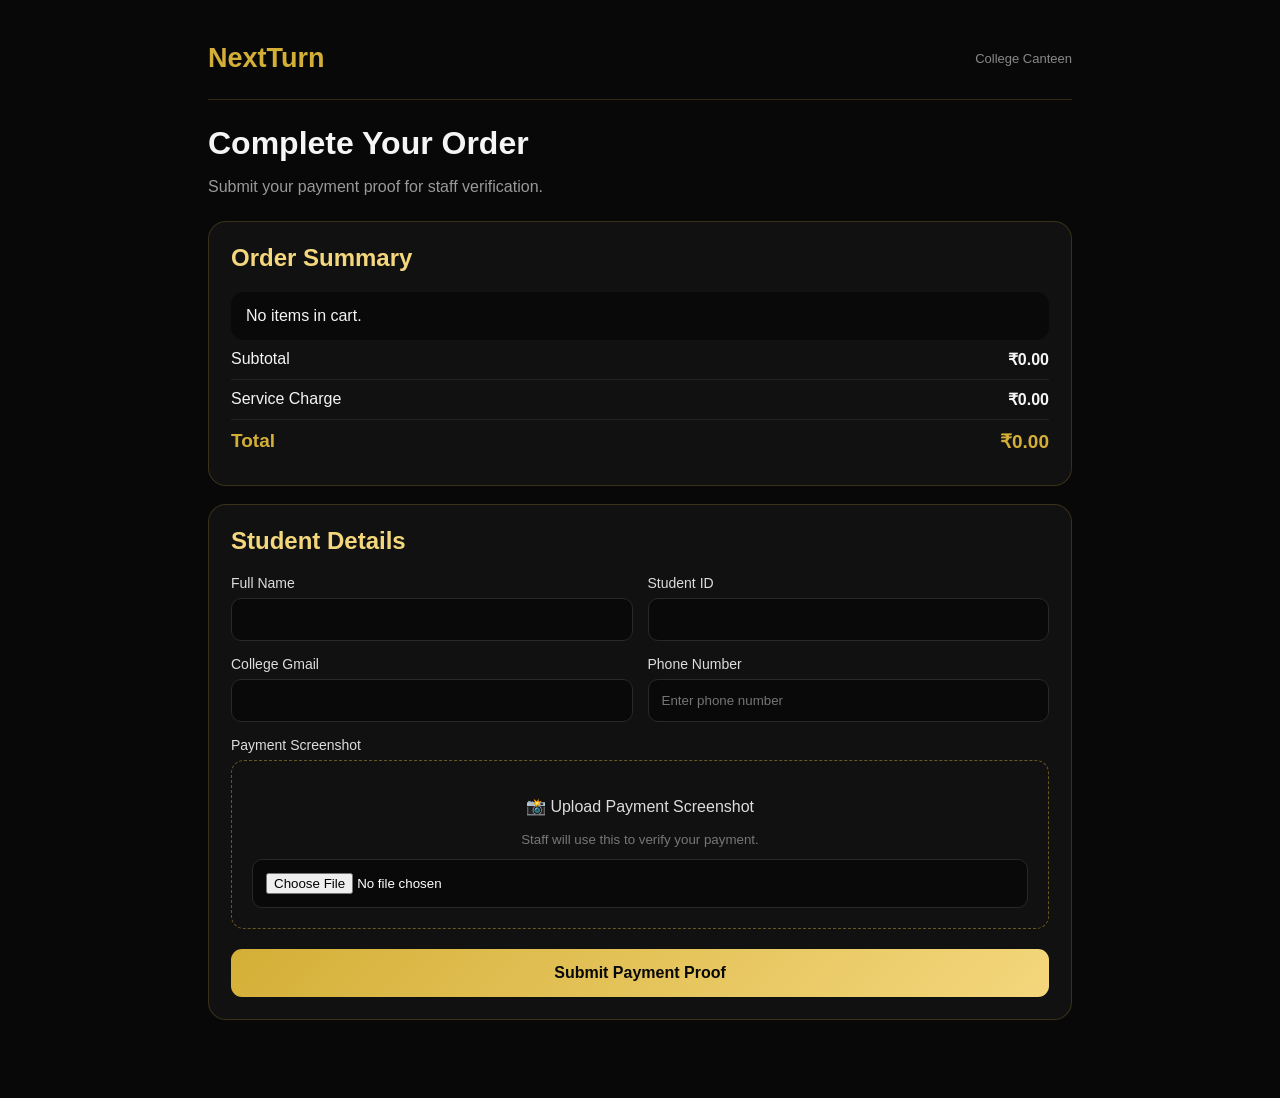
<file: payment.html>
<!DOCTYPE html>
<html lang="en">

<head>

<meta charset="UTF-8">

<meta
    name="viewport"
    content="width=device-width, initial-scale=1.0"
>

<title>NextTurn - Payment</title>

<style>

* {
    box-sizing: border-box;
}

body {
    margin: 0;
    font-family: Arial, sans-serif;
    background: #080808;
    color: #f5f5f5;
    min-height: 100vh;
}

.payment-page {
    max-width: 900px;
    margin: auto;
    padding: 25px 18px 60px;
}

header {
    display: flex;
    justify-content: space-between;
    align-items: center;
    padding: 18px 0 25px;
    border-bottom: 1px solid rgba(212,175,55,.2);
    margin-bottom: 25px;
}

.logo {
    color: #D4AF37;
    font-size: 27px;
    font-weight: 800;
}

.subtitle {
    color: #888;
    font-size: 13px;
}

h1 {
    margin-bottom: 8px;
}

.page-subtitle {
    color: #999;
    margin-bottom: 25px;
}

.card {
    background: #111;
    border: 1px solid rgba(212,175,55,.2);
    border-radius: 18px;
    padding: 22px;
    margin-bottom: 18px;
}

.card h2 {
    color: #F4D77D;
    margin-top: 0;
}

.summary {
    background: #090909;
    border-radius: 13px;
    padding: 15px;
}

.summary-row {
    display: flex;
    justify-content: space-between;
    padding: 10px 0;
    border-bottom: 1px solid #222;
}

.summary-row:last-child {
    border-bottom: none;
}

.total {
    color: #D4AF37;
    font-size: 19px;
    font-weight: 800;
}

.grid {
    display: grid;
    grid-template-columns: 1fr 1fr;
    gap: 15px;
}

.field {
    display: flex;
    flex-direction: column;
}

.field.full {
    grid-column: 1 / -1;
}

label {
    margin-bottom: 7px;
    color: #ddd;
    font-size: 14px;
}

input {
    width: 100%;
    padding: 13px;
    background: #090909;
    border: 1px solid #292929;
    border-radius: 10px;
    color: white;
    outline: none;
}

input:focus {
    border-color: #D4AF37;
}

.upload {
    border: 1px dashed rgba(212,175,55,.45);
    padding: 20px;
    border-radius: 13px;
    text-align: center;
}

.upload p {
    color: #ddd;
}

.upload small {
    display: block;
    color: #777;
    margin-bottom: 12px;
}

button {
    width: 100%;
    padding: 15px;
    margin-top: 20px;
    border: none;
    border-radius: 11px;
    background: linear-gradient(
        135deg,
        #D4AF37,
        #F4D77D
    );
    color: #080808;
    font-weight: 800;
    font-size: 16px;
    cursor: pointer;
}

button:disabled {
    opacity: .5;
}

.error {
    display: none;
    margin-top: 15px;
    padding: 12px;
    border-radius: 10px;
    color: #ff9999;
    background: rgba(180,40,40,.12);
}

.success {
    display: none;
    text-align: center;
}

.success h2 {
    color: #D4AF37;
}

.success p {
    color: #999;
    line-height: 1.6;
}

.back {
    display: inline-block;
    color: #D4AF37;
    border: 1px solid #D4AF37;
    padding: 11px 18px;
    border-radius: 9px;
    text-decoration: none;
    margin-top: 15px;
}

@media(max-width:650px) {

    .grid {
        grid-template-columns: 1fr;
    }

    .field.full {
        grid-column: auto;
    }

    header {
        padding-top: 5px;
    }

    .logo {
        font-size: 23px;
    }
}

</style>

</head>

<body>

<div class="payment-page">

<header>

    <div class="logo">
        NextTurn
    </div>

    <div class="subtitle">
        College Canteen
    </div>

</header>

<h1>
    Complete Your Order
</h1>

<p class="page-subtitle">
    Submit your payment proof for staff verification.
</p>

<div class="card">

    <h2>
        Order Summary
    </h2>

    <div
        class="summary"
        id="cartItems"
    ></div>

    <div class="summary-row">
        <span>Subtotal</span>
        <strong id="subtotal">
            ₹0.00
        </strong>
    </div>

    <div class="summary-row">
        <span>Service Charge</span>
        <strong id="serviceCharge">
            ₹0.00
        </strong>
    </div>

    <div class="summary-row total">
        <span>Total</span>
        <strong id="totalAmount">
            ₹0.00
        </strong>
    </div>

</div>

<div
    class="card"
    id="paymentCard"
>

    <h2>
        Student Details
    </h2>

    <div class="grid">

        <div class="field">

            <label>
                Full Name
            </label>

            <input
                id="fullName"
                type="text"
                required
            >

        </div>

        <div class="field">

            <label>
                Student ID
            </label>

            <input
                id="studentId"
                type="text"
                required
            >

        </div>

        <div class="field">

            <label>
                College Gmail
            </label>

            <input
                id="email"
                type="email"
                required
            >

        </div>

        <div class="field">

            <label>
                Phone Number
            </label>

            <input
                id="phone"
                type="tel"
                placeholder="Enter phone number"
                required
            >

        </div>

        <div class="field full">

            <label>
                Payment Screenshot
            </label>

            <div class="upload">

                <p>
                    📸 Upload Payment Screenshot
                </p>

                <small>
                    Staff will use this to verify your payment.
                </small>

                <input
                    id="paymentScreenshot"
                    type="file"
                    accept="image/*"
                    required
                >

            </div>

        </div>

    </div>

    <button
        id="submitButton"
        onclick="submitPayment()"
    >
        Submit Payment Proof
    </button>

    <div
        class="error"
        id="errorMessage"
    ></div>

</div>

<div
    class="card success"
    id="successCard"
>

    <h2>
        ✓ Payment Submitted
    </h2>

    <p>
        Your payment proof has been submitted successfully.
    </p>

    <p>
        Staff will verify your payment and generate your token.
    </p>

    <a
        href="student.html"
        class="back"
    >
        Go to Dashboard
    </a>

</div>

</div>

<script>

const API =
    "https://nextturn-mgbf.onrender.com";

let cart = [];

const student =
    JSON.parse(
        localStorage.getItem(
            "nextTurnUser"
        ) || "{}"
    );


function loadCart() {

    cart =
        JSON.parse(
            localStorage.getItem(
                "nextTurnCart"
            ) || "[]"
        );

    const container =
        document.getElementById(
            "cartItems"
        );

    if (!cart.length) {

        container.innerHTML =
            "<div>No items in cart.</div>";

        calculateTotal();

        return;
    }

    container.innerHTML = "";

    cart.forEach(item => {

        const row =
            document.createElement(
                "div"
            );

        row.className =
            "summary-row";

        const displayName =
            item.flavor
                ? `${item.name} - ${item.flavor}`
                : item.name;

        row.innerHTML = `
            <span>
                ${displayName} × ${item.quantity}
            </span>

            <strong>
                ₹${(
                    item.price *
                    item.quantity
                ).toFixed(2)}
            </strong>
        `;

        container.appendChild(row);

    });

    calculateTotal();
}


function serviceChargeForItem(
    item
) {

    return (
        Number(item.price) <= 20
            ? 0.50
            : 1.00
    ) * Number(item.quantity);

}


function calculateSubtotal() {

    return cart.reduce(
        (sum, item) =>
            sum +
            (
                Number(item.price) *
                Number(item.quantity)
            ),
        0
    );

}


function calculateServiceCharge() {

    return cart.reduce(
        (sum, item) =>
            sum +
            serviceChargeForItem(item),
        0
    );

}


function calculateTotal() {

    const subtotal =
        calculateSubtotal();

    const charge =
        calculateServiceCharge();

    const total =
        subtotal + charge;

    document.getElementById(
        "subtotal"
    ).textContent =
        `₹${subtotal.toFixed(2)}`;

    document.getElementById(
        "serviceCharge"
    ).textContent =
        `₹${charge.toFixed(2)}`;

    document.getElementById(
        "totalAmount"
    ).textContent =
        `₹${total.toFixed(2)}`;

}


function loadStudent() {

    document.getElementById(
        "fullName"
    ).value =
        student.fullName || "";

    document.getElementById(
        "studentId"
    ).value =
        student.studentId || "";

    document.getElementById(
        "email"
    ).value =
        student.email || "";

}


function showError(message) {

    const box =
        document.getElementById(
            "errorMessage"
        );

    box.textContent =
        message;

    box.style.display =
        "block";

}


function fileToBase64(file) {

    return new Promise(
        (resolve, reject) => {

            const reader =
                new FileReader();

            reader.onload = () =>
                resolve(
                    reader.result
                );

            reader.onerror =
                reject;

            reader.readAsDataURL(file);

        }
    );

}


async function submitPayment() {

    const button =
        document.getElementById(
            "submitButton"
        );

    const file =
        document.getElementById(
            "paymentScreenshot"
        ).files[0];

    const fullName =
        document.getElementById(
            "fullName"
        ).value.trim();

    const studentId =
        document.getElementById(
            "studentId"
        ).value.trim();

    const email =
        document.getElementById(
            "email"
        ).value.trim();

    const phone =
        document.getElementById(
            "phone"
        ).value.trim();

    document.getElementById(
        "errorMessage"
    ).style.display = "none";


    if (!cart.length) {

        showError(
            "Your cart is empty."
        );

        return;
    }


    if (
        !fullName ||
        !studentId ||
        !email ||
        !phone ||
        !file
    ) {

        showError(
            "Please fill all details and upload the payment screenshot."
        );

        return;
    }


    if (
        !file.type.startsWith(
            "image/"
        )
    ) {

        showError(
            "Please upload an image file."
        );

        return;
    }


    button.disabled = true;

    button.textContent =
        "Submitting...";


    try {

        const paymentProof =
            await fileToBase64(
                file
            );


        const orderItems =
            cart.map(item => ({
                name:
                    item.name || "",

                flavor:
                    item.flavor || null,

                price:
                    Number(item.price) || 0,

                quantity:
                    Number(item.quantity) || 1
            }));


        const subtotal =
            calculateSubtotal();

        const serviceCharge =
            calculateServiceCharge();

        const totalAmount =
            subtotal +
            serviceCharge;


        const order = {

            studentName:
                fullName,

            studentId:
                studentId,

            studentEmail:
                email,

            studentPhone:
                phone,

            foodItems:
                JSON.stringify(
                    orderItems
                ),

            subtotal:
                subtotal,

            serviceCharge:
                serviceCharge,

            totalAmount:
                totalAmount,

            paymentStatus:
                "Pending Verification",

            orderStatus:
                "Payment Submitted",

            tokenNumber:
                null,

            paymentProof:
                paymentProof

        };


        const response =
            await fetch(
                `${API}/api/student/create-order`,
                {
                    method: "POST",

                    headers: {
                        "Content-Type":
                            "application/json"
                    },

                    body:
                        JSON.stringify(
                            order
                        )
                }
            );


        const data =
            await response.json();


        if (!response.ok) {

            throw new Error(
                data.message ||
                "Unable to create order."
            );

        }


        localStorage.setItem(
            "nextTurnCurrentOrder",
            JSON.stringify(data)
        );

        localStorage.setItem(
            "nextTurnPaymentSubmitted",
            "true"
        );

        localStorage.removeItem(
            "nextTurnCart"
        );


        document.getElementById(
            "paymentCard"
        ).style.display =
            "none";

        document.getElementById(
            "successCard"
        ).style.display =
            "block";


    } catch (error) {

        console.error(error);

        showError(
            error.message ||
            "Unable to submit payment."
        );

        button.disabled =
            false;

        button.textContent =
            "Submit Payment Proof";
    }

}


document.addEventListener(
    "DOMContentLoaded",
    () => {

        loadCart();

        loadStudent();

    }
);

</script>

</body>

                </html>
</file>
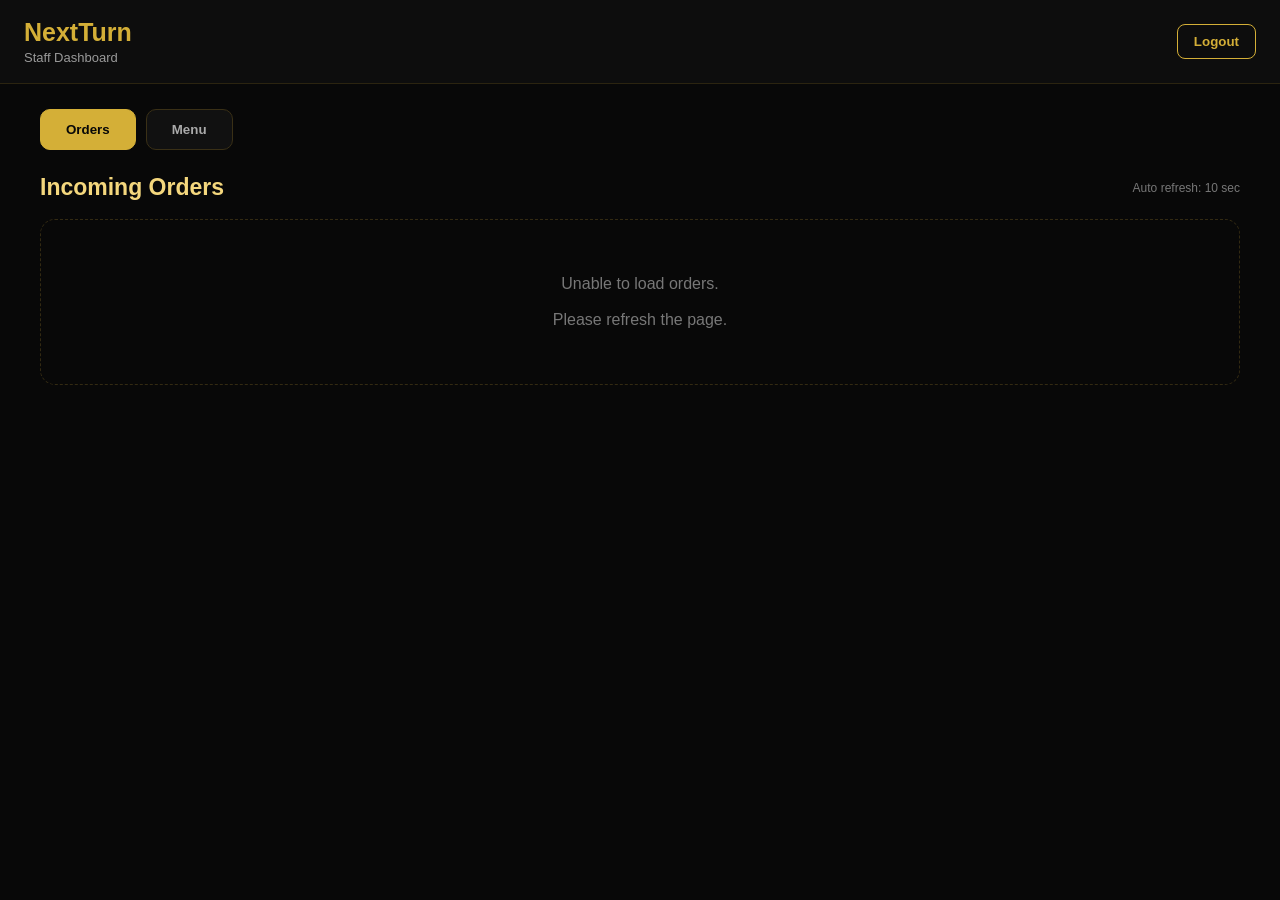
<file: staff.html>
<!DOCTYPE html>
<html lang="en">
<head>
<meta charset="UTF-8">
<meta name="viewport" content="width=device-width, initial-scale=1.0">

<title>NextTurn Staff Dashboard</title>

<style>
*{
    box-sizing:border-box;
    margin:0;
    padding:0;
}

body{
    font-family:Arial,Helvetica,sans-serif;
    background:#080808;
    color:#f5f5f5;
    min-height:100vh;
}

header{
    background:#0d0d0d;
    border-bottom:1px solid #2b2410;
    padding:18px 24px;
    display:flex;
    justify-content:space-between;
    align-items:center;
    position:sticky;
    top:0;
    z-index:100;
}

.logo{
    color:#d4af37;
    font-size:25px;
    font-weight:800;
}

.staff-label{
    color:#9a9a9a;
    font-size:13px;
    margin-top:3px;
}

.logout-btn{
    background:transparent;
    color:#d4af37;
    border:1px solid #d4af37;
    padding:9px 16px;
    border-radius:8px;
    cursor:pointer;
    font-weight:600;
}

.logout-btn:hover{
    background:#d4af37;
    color:#080808;
}

.container{
    width:min(1200px,94%);
    margin:25px auto 50px;
}

.tabs{
    display:flex;
    gap:10px;
    margin-bottom:24px;
}

.tab{
    padding:12px 25px;
    border:1px solid #3a3016;
    background:#111;
    color:#aaa;
    border-radius:10px;
    cursor:pointer;
    font-weight:700;
}

.tab.active{
    background:#d4af37;
    color:#080808;
    border-color:#d4af37;
}

.section{
    display:none;
}

.section.active{
    display:block;
}

.section-title{
    display:flex;
    justify-content:space-between;
    align-items:center;
    margin-bottom:18px;
}

.section-title h2{
    font-size:23px;
    color:#f4d77d;
}

.refresh-text{
    color:#777;
    font-size:12px;
}

.orders-grid{
    display:grid;
    grid-template-columns:repeat(auto-fit,minmax(320px,1fr));
    gap:18px;
}

.order-card{
    background:#111;
    border:1px solid #29220e;
    border-radius:15px;
    padding:19px;
    box-shadow:0 8px 25px rgba(0,0,0,.25);
}

.order-card:hover{
    border-color:#6e5a1b;
}

.order-top{
    display:flex;
    justify-content:space-between;
    align-items:flex-start;
    gap:10px;
    margin-bottom:15px;
}

.order-id{
    color:#f4d77d;
    font-size:18px;
    font-weight:800;
}

.order-date{
    color:#777;
    font-size:11px;
    margin-top:5px;
}

.status{
    padding:6px 9px;
    border-radius:7px;
    font-size:11px;
    font-weight:700;
    background:#201b0b;
    color:#d4af37;
    border:1px solid #514218;
}

.order-info{
    border-top:1px solid #222;
    border-bottom:1px solid #222;
    padding:12px 0;
    margin-bottom:14px;
}

.info-row{
    display:flex;
    justify-content:space-between;
    gap:10px;
    margin:7px 0;
    font-size:13px;
}

.info-row span:first-child{
    color:#777;
}

.info-row span:last-child{
    color:#eee;
    text-align:right;
}

.total{
    color:#f4d77d!important;
    font-weight:800;
}

.view-btn{
    width:100%;
    padding:12px;
    border:none;
    border-radius:9px;
    background:#d4af37;
    color:#080808;
    font-weight:800;
    cursor:pointer;
}

.view-btn:hover{
    background:#f4d77d;
}

.empty{
    text-align:center;
    padding:55px 20px;
    color:#777;
    border:1px dashed #332a12;
    border-radius:15px;
}

.loading{
    text-align:center;
    padding:50px;
    color:#d4af37;
}

.menu-grid{
    display:grid;
    grid-template-columns:repeat(auto-fit,minmax(280px,1fr));
    gap:16px;
}

.food-card{
    background:#111;
    border:1px solid #29220e;
    border-radius:14px;
    padding:17px;
}

.food-name{
    color:#f4d77d;
    font-size:17px;
    font-weight:800;
}

.food-meta{
    color:#999;
    font-size:13px;
    margin:7px 0 14px;
}

.food-actions{
    display:flex;
    gap:8px;
    flex-wrap:wrap;
}

.small-btn{
    border:1px solid #d4af37;
    background:transparent;
    color:#d4af37;
    border-radius:7px;
    padding:8px 11px;
    cursor:pointer;
    font-size:12px;
    font-weight:700;
}

.small-btn:hover{
    background:#d4af37;
    color:#080808;
}

.available{
    color:#7bd88f;
}

.unavailable{
    color:#ff7676;
}

.modal-overlay{
    position:fixed;
    inset:0;
    background:rgba(0,0,0,.78);
    display:none;
    align-items:center;
    justify-content:center;
    padding:15px;
    z-index:500;
}

.modal-overlay.show{
    display:flex;
}

.modal{
    width:min(700px,100%);
    max-height:92vh;
    overflow-y:auto;
    background:#101010;
    border:1px solid #5b4916;
    border-radius:17px;
    padding:22px;
    box-shadow:0 20px 70px rgba(0,0,0,.65);
}

.modal-header{
    display:flex;
    justify-content:space-between;
    align-items:center;
    gap:10px;
    margin-bottom:20px;
}

.modal-header h2{
    color:#f4d77d;
    font-size:22px;
}

.close-btn{
    width:34px;
    height:34px;
    border-radius:50%;
    border:1px solid #555;
    background:#181818;
    color:#fff;
    cursor:pointer;
    font-size:18px;
}

.details-section{
    background:#151515;
    border:1px solid #282828;
    border-radius:12px;
    padding:15px;
    margin-bottom:14px;
}

.details-section h3{
    color:#d4af37;
    font-size:14px;
    margin-bottom:12px;
}

.details-grid{
    display:grid;
    grid-template-columns:repeat(2,1fr);
    gap:10px;
}

.detail-box{
    background:#0c0c0c;
    border-radius:8px;
    padding:10px;
}

.detail-label{
    color:#777;
    font-size:11px;
    margin-bottom:4px;
}

.detail-value{
    color:#eee;
    font-size:13px;
    word-break:break-word;
}

.items-list{
    display:flex;
    flex-direction:column;
    gap:8px;
}

.item-row{
    display:flex;
    justify-content:space-between;
    gap:10px;
    padding:9px 0;
    border-bottom:1px solid #242424;
    font-size:13px;
}

.item-row:last-child{
    border-bottom:none;
}

.item-name{
    color:#eee;
}

.item-price{
    color:#f4d77d;
    white-space:nowrap;
}

.payment-image{
    width:100%;
    max-height:450px;
    object-fit:contain;
    border-radius:10px;
    background:#050505;
    border:1px solid #29220e;
}

.no-image{
    color:#777;
    text-align:center;
    padding:25px;
    border:1px dashed #333;
    border-radius:10px;
}

.modal-actions{
    display:flex;
    gap:10px;
    margin-top:18px;
}

.verify-btn{
    flex:1;
    padding:13px;
    border:none;
    border-radius:9px;
    background:#d4af37;
    color:#080808;
    font-weight:800;
    cursor:pointer;
}

.verify-btn:hover{
    background:#f4d77d;
}

.generate-btn{
    flex:1;
    padding:13px;
    border:none;
    border-radius:9px;
    background:#d4af37;
    color:#080808;
    font-weight:800;
    cursor:pointer;
}

.generate-btn:hover{
    background:#f4d77d;
}

.ready-btn{
    flex:1;
    padding:13px;
    border:none;
    border-radius:9px;
    background:#d4af37;
    color:#080808;
    font-weight:800;
    cursor:pointer;
}

.ready-btn:hover{
    background:#f4d77d;
}

.complete-btn{
    flex:1;
    padding:13px;
    border:none;
    border-radius:9px;
    background:#d4af37;
    color:#080808;
    font-weight:800;
    cursor:pointer;
}

.complete-btn:hover{
    background:#f4d77d;
}

.cancel-btn{
    padding:13px 18px;
    border:1px solid #555;
    border-radius:9px;
    background:#181818;
    color:#ddd;
    cursor:pointer;
}

.token-display{
    background:#0b0b0b;
    border:1px solid #5b4916;
    border-radius:10px;
    padding:15px;
    text-align:center;
    margin-top:12px;
}

.token-label{
    color:#777;
    font-size:11px;
    margin-bottom:5px;
}

.token-number{
    color:#f4d77d;
    font-size:30px;
    font-weight:900;
    letter-spacing:2px;
}

.preparing-text{
    text-align:center;
    color:#d4af37;
    font-size:13px;
    margin-top:8px;
}

.action-row{
    display:flex;
    gap:10px;
    margin-top:15px;
}

.flavor-list{
    margin-top:14px;
    border-top:1px solid #252525;
    padding-top:12px;
}

.flavor-title{
    color:#d4af37;
    font-size:12px;
    margin-bottom:8px;
}

.flavor-row{
    display:flex;
    justify-content:space-between;
    align-items:center;
    padding:8px 0;
    border-bottom:1px solid #202020;
}

@media(max-width:600px){

    header{
        padding:15px;
    }

    .logo{
        font-size:21px;
    }

    .container{
        width:94%;
        margin-top:18px;
    }

    .tabs{
        width:100%;
    }

    .tab{
        flex:1;
        text-align:center;
        padding:11px 10px;
    }

    .orders-grid,
    .menu-grid{
        grid-template-columns:1fr;
    }

    .details-grid{
        grid-template-columns:1fr;
    }

    .modal{
        padding:16px;
        border-radius:13px;
    }

    .modal-actions,
    .action-row{
        flex-direction:column;
    }

    .cancel-btn{
        width:100%;
    }
}
</style>
</head>

<body>

<header>
    <div>
        <div class="logo">NextTurn</div>
        <div class="staff-label">Staff Dashboard</div>
    </div>

    <button class="logout-btn" onclick="logout()">
        Logout
    </button>
</header>

<div class="container">

    <div class="tabs">

        <button
            class="tab active"
            onclick="showSection('orders',this)"
        >
            Orders
        </button>

        <button
            class="tab"
            onclick="showSection('menu',this)"
        >
            Menu
        </button>

    </div>

    <section id="orders" class="section active">

        <div class="section-title">

            <h2>Incoming Orders</h2>

            <div class="refresh-text">
                Auto refresh: 10 sec
            </div>

        </div>

        <div
            id="ordersContainer"
            class="orders-grid"
        >
            <div class="loading">
                Loading orders...
            </div>
        </div>

    </section>

    <section id="menu" class="section">

        <div class="section-title">

            <h2>Food Menu</h2>

            <div class="refresh-text">
                Live availability
            </div>

        </div>

        <div
            id="menuContainer"
            class="menu-grid"
        >
            <div class="loading">
                Loading menu...
            </div>
        </div>

    </section>
    <!-- ORDER DETAILS MODAL -->

<div id="orderModal" class="modal-overlay">

    <div class="modal">

        <div class="modal-header">

            <h2 id="modalTitle">
                Order Details
            </h2>

            <button
                class="close-btn"
                onclick="closeOrderModal()"
            >
                ×
            </button>

        </div>


        <!-- STUDENT INFORMATION -->

        <div class="details-section">

            <h3>Student Information</h3>

            <div class="details-grid">

                <div class="detail-box">

                    <div class="detail-label">
                        Name
                    </div>

                    <div
                        class="detail-value"
                        id="studentName"
                    >
                        -
                    </div>

                </div>


                <div class="detail-box">

                    <div class="detail-label">
                        Student ID
                    </div>

                    <div
                        class="detail-value"
                        id="studentId"
                    >
                        -
                    </div>

                </div>


                <div class="detail-box">

                    <div class="detail-label">
                        Email
                    </div>

                    <div
                        class="detail-value"
                        id="studentEmail"
                    >
                        -
                    </div>

                </div>


                <div class="detail-box">

                    <div class="detail-label">
                        Phone Number
                    </div>

                    <div
                        class="detail-value"
                        id="studentPhone"
                    >
                        -
                    </div>

                </div>

            </div>

        </div>


        <!-- ORDER INFORMATION -->

        <div class="details-section">

            <h3>Order Information</h3>

            <div class="details-grid">

                <div class="detail-box">

                    <div class="detail-label">
                        Order ID
                    </div>

                    <div
                        class="detail-value"
                        id="detailOrderId"
                    >
                        -
                    </div>

                </div>


                <div class="detail-box">

                    <div class="detail-label">
                        Order Status
                    </div>

                    <div
                        class="detail-value"
                        id="detailOrderStatus"
                    >
                        -
                    </div>

                </div>


                <div class="detail-box">

                    <div class="detail-label">
                        Payment Status
                    </div>

                    <div
                        class="detail-value"
                        id="detailPaymentStatus"
                    >
                        -
                    </div>

                </div>


                <div class="detail-box">

                    <div class="detail-label">
                        Token Number
                    </div>

                    <div
                        class="detail-value"
                        id="detailToken"
                    >
                        Not generated
                    </div>

                </div>

            </div>

        </div>


        <!-- TOKEN DISPLAY -->

        <div
            id="tokenDisplay"
            class="token-display"
            style="display:none;"
        >

            <div class="token-label">
                TOKEN NUMBER
            </div>

            <div
                id="tokenNumber"
                class="token-number"
            >
                ----
            </div>

            <div
                id="preparingText"
                class="preparing-text"
            >
                Order is preparing
            </div>

        </div>


        <!-- ORDERED ITEMS -->

        <div class="details-section">

            <h3>Ordered Items</h3>

            <div
                id="detailItems"
                class="items-list"
            >
            </div>

        </div>


        <!-- BILL -->

        <div class="details-section">

            <h3>Bill Details</h3>

            <div class="info-row">

                <span>
                    Subtotal
                </span>

                <span id="detailSubtotal">
                    ₹0.00
                </span>

            </div>


            <div class="info-row">

                <span>
                    Service Charge
                </span>

                <span id="detailServiceCharge">
                    ₹0.00
                </span>

            </div>


            <div class="info-row">

                <span>
                    Total Amount
                </span>

                <span
                    id="detailTotal"
                    class="total"
                >
                    ₹0.00
                </span>

            </div>

        </div>


        <!-- PAYMENT SCREENSHOT -->

        <div class="details-section">

            <h3>Payment Screenshot</h3>

            <div id="paymentProofContainer">

                <div class="no-image">
                    No payment screenshot available
                </div>

            </div>

        </div>


        <!-- ACTION BUTTONS -->

        <div
            id="modalActions"
            class="modal-actions"
        >
        </div>


        <button
            class="cancel-btn"
            style="width:100%;margin-top:10px;"
            onclick="closeOrderModal()"
        >
            Close
        </button>

    </div>

</div>


<script>

const API =
    "https://nextturn-mgbf.onrender.com";

let orders = [];
let menuItems = [];
let currentOrder = null;


/* =========================
   SECTION SWITCH
========================= */

function showSection(sectionId,button){

    document
        .querySelectorAll(".section")
        .forEach(section => {
            section.classList.remove("active");
        });

    document
        .querySelectorAll(".tab")
        .forEach(tab => {
            tab.classList.remove("active");
        });

    document
        .getElementById(sectionId)
        .classList.add("active");

    if(button){
        button.classList.add("active");
    }

    if(sectionId === "orders"){
        loadOrders();
    }

    if(sectionId === "menu"){
        loadMenu();
    }
}


/* =========================
   LOAD ORDERS
========================= */

async function loadOrders(){

    const container =
        document.getElementById(
            "ordersContainer"
        );

    try{

        const response =
            await fetch(
                `${API}/api/staff/orders`
            );

        if(!response.ok){
            throw new Error(
                "Unable to load orders"
            );
        }

        orders =
            await response.json();

        /* Latest order first */
        orders.sort(
            (a,b) =>
                Number(b.id || 0) -
                Number(a.id || 0)
        );

        renderOrders();

    }catch(error){

        console.error(error);

        container.innerHTML = `
            <div class="empty">
                Unable to load orders.
                <br><br>
                Please refresh the page.
            </div>
        `;
    }
}


/* =========================
   RENDER ORDERS
========================= */

function renderOrders(){

    const container =
        document.getElementById(
            "ordersContainer"
        );

    if(
        !orders ||
        orders.length === 0
    ){

        container.innerHTML = `
            <div class="empty">
                No orders available.
            </div>
        `;

        return;
    }

    container.innerHTML =
        orders.map(order => {

            return `

                <div class="order-card">

                    <div class="order-top">

                        <div>

                            <div class="order-id">
                                Order #${escapeHtml(order.id)}
                            </div>

                            <div class="order-date">
                                ${formatDate(
                                    order.createdAt
                                )}
                            </div>

                        </div>

                        <div class="status">
                            ${escapeHtml(
                                order.orderStatus ||
                                "Pending"
                            )}
                        </div>

                    </div>


                    <div class="order-info">

                        <div class="info-row">

                            <span>
                                Student
                            </span>

                            <span>
                                ${escapeHtml(
                                    order.studentName ||
                                    "-"
                                )}
                            </span>

                        </div>


                        <div class="info-row">

                            <span>
                                Student ID
                            </span>

                            <span>
                                ${escapeHtml(
                                    order.studentId ||
                                    "-"
                                )}
                            </span>

                        </div>


                        <div class="info-row">

                            <span>
                                Payment
                            </span>

                            <span>
                                ${escapeHtml(
                                    order.paymentStatus ||
                                    "-"
                                )}
                            </span>

                        </div>


                        <div class="info-row">

                            <span>
                                Total
                            </span>

                            <span class="total">
                                ₹${Number(
                                    order.totalAmount ||
                                    0
                                ).toFixed(2)}
                            </span>

                        </div>

                    </div>


                    <button
                        class="view-btn"
                        onclick="openOrderModal(
                            ${Number(order.id)}
                        )"
                    >
                        View Order
                    </button>

                </div>

            `;

        }).join("");
}


/* =========================
   OPEN ORDER MODAL
========================= */

function openOrderModal(orderId){

    currentOrder =
        orders.find(
            order =>
                Number(order.id) ===
                Number(orderId)
        );

    if(!currentOrder){
        return;
    }

    document.getElementById(
        "modalTitle"
    ).textContent =
        `Order #${currentOrder.id}`;


    document.getElementById(
        "studentName"
    ).textContent =
        currentOrder.studentName || "-";


    document.getElementById(
        "studentId"
    ).textContent =
        currentOrder.studentId || "-";


    document.getElementById(
        "studentEmail"
    ).textContent =
        currentOrder.studentEmail || "-";


    document.getElementById(
        "studentPhone"
    ).textContent =
        currentOrder.studentPhone || "-";


    document.getElementById(
        "detailOrderId"
    ).textContent =
        currentOrder.id || "-";


    document.getElementById(
        "detailOrderStatus"
    ).textContent =
        currentOrder.orderStatus || "-";


    document.getElementById(
        "detailPaymentStatus"
    ).textContent =
        currentOrder.paymentStatus || "-";


    document.getElementById(
        "detailToken"
    ).textContent =
        currentOrder.tokenNumber ||
        "Not generated";


    document.getElementById(
        "detailSubtotal"
    ).textContent =
        `₹${Number(
            currentOrder.subtotal || 0
        ).toFixed(2)}`;


    document.getElementById(
        "detailServiceCharge"
    ).textContent =
        `₹${Number(
            currentOrder.serviceCharge || 0
        ).toFixed(2)}`;


    document.getElementById(
        "detailTotal"
    ).textContent =
        `₹${Number(
            currentOrder.totalAmount || 0
        ).toFixed(2)}`;


    renderOrderItems(currentOrder);

    renderPaymentProof(currentOrder);

    renderActionButtons(currentOrder);

    updateTokenDisplay(currentOrder);


    document
        .getElementById("orderModal")
        .classList.add("show");
}


/* =========================
   CLOSE MODAL
========================= */

function closeOrderModal(){

    document
        .getElementById("orderModal")
        .classList.remove("show");

    currentOrder = null;
}


/* =========================
   ORDER ITEMS
========================= */

function renderOrderItems(order){

    const container =
        document.getElementById(
            "detailItems"
        );

    let items = [];

    try{

        if(
            typeof order.foodItems ===
            "string"
        ){

            items =
                JSON.parse(
                    order.foodItems
                );

        }else if(
            Array.isArray(
                order.foodItems
            )
        ){

            items =
                order.foodItems;
        }

    }catch(error){

        console.error(
            "Food item parsing error:",
            error
        );
    }


    if(
        !Array.isArray(items) ||
        items.length === 0
    ){

        container.innerHTML = `
            <div class="no-image">
                No item details available
            </div>
        `;

        return;
    }


    container.innerHTML =
        items.map(item => {

            let name = "";
            let quantity = 1;
            let price = 0;
            let flavor = "";


            if(
                typeof item ===
                "string"
            ){

                name = item;

            }else{

                name =
                    item.name ||
                    item.foodName ||
                    "Food Item";

                quantity =
                    Number(
                        item.quantity || 1
                    );

                price =
                    Number(
                        item.price || 0
                    );

                flavor =
                    item.flavor || "";
            }


            return `

                <div class="item-row">

                    <div class="item-name">

                        ${escapeHtml(name)}

                        ${
                            flavor
                            ? `
                                <br>
                                <small
                                    style="color:#d4af37"
                                >
                                    Flavor:
                                    ${escapeHtml(flavor)}
                                </small>
                              `
                            : ""
                        }

                        <small
                            style="color:#777"
                        >
                            × ${quantity}
                        </small>

                    </div>


                    <div class="item-price">

                        ₹${(
                            price *
                            quantity
                        ).toFixed(2)}

                    </div>

                </div>

            `;

        }).join("");
}


/* =========================
   PAYMENT PROOF
========================= */

function renderPaymentProof(order){

    const container =
        document.getElementById(
            "paymentProofContainer"
        );

    const proof =
        order.paymentProof;


    if(
        proof &&
        typeof proof === "string" &&
        (
            proof.startsWith(
                "data:image"
            ) ||
            proof.startsWith(
                "http://"
            ) ||
            proof.startsWith(
                "https://"
            )
        )
    ){

        container.innerHTML = `

            <img
                src="${escapeAttribute(proof)}"
                class="payment-image"
                alt="Payment Screenshot"
            >

        `;

    }else{

        container.innerHTML = `
            <div class="no-image">
                No payment screenshot available
            </div>
        `;
    }
}


/* =========================
   TOKEN DISPLAY
========================= */

function updateTokenDisplay(order){

    const tokenBox =
        document.getElementById(
            "tokenDisplay"
        );

    const tokenNumber =
        document.getElementById(
            "tokenNumber"
        );

    const status =
        String(
            order.orderStatus || ""
        ).toLowerCase();


    if(order.tokenNumber){

        tokenBox.style.display =
            "block";

        tokenNumber.textContent =
            order.tokenNumber;

    }else{

        tokenBox.style.display =
            "none";
    }


    const preparingText =
        document.getElementById(
            "preparingText"
        );


    if(
        status === "preparing"
    ){

        preparingText.textContent =
            "Order is preparing";

    }else if(
        status === "ready"
    ){

        preparingText.textContent =
            "Order is ready";

    }else if(
        status === "completed"
    ){

        preparingText.textContent =
            "Order completed";

    }else{

        preparingText.textContent =
            "Order is preparing";
    }
}


/* =========================
   ACTION BUTTONS
========================= */

function renderActionButtons(order){

    const container =
        document.getElementById(
            "modalActions"
        );

    const paymentStatus =
        String(
            order.paymentStatus || ""
        ).toLowerCase();

    const status =
        String(
            order.orderStatus || ""
        ).toLowerCase();


    /*
     * 1. Payment not verified
     *    -> Verify Payment
     */

    if(
        !paymentStatus.includes(
            "verified"
        )
    ){

        container.innerHTML = `

            <button
                class="verify-btn"
                onclick="verifyPayment()"
            >
                Verify Payment
            </button>

        `;

        return;
    }


    /*
     * 2. Payment verified but
     *    token not generated
     */

    if(
        paymentStatus.includes(
            "verified"
        ) &&
        !order.tokenNumber
    ){

        container.innerHTML = `

            <button
                class="generate-btn"
                onclick="generateToken()"
            >
                Generate Token
            </button>

        `;

        return;
    }


    /*
     * 3. Token generated and
     *    order is preparing
     */

    if(
        order.tokenNumber &&
        status === "preparing"
    ){

        container.innerHTML = `

            <button
                class="ready-btn"
     onclick="markOrderReady()"
            >
                Order Ready
            </button>

        `;

        return;
    }


    /*
     * 4. Order ready
     */

    if(
        status === "ready"
    ){

        container.innerHTML = `

            <button
                class="complete-btn"
                onclick="completeCurrentOrder()"
            >
                Order Completed
            </button>

        `;

        return;
    }


    /*
     * 5. Completed
     */

    if(
        status === "completed"
    ){

        container.innerHTML = `

            <button
                class="complete-btn"
                disabled
                style="
                    opacity:.55;
                    cursor:not-allowed;
                "
            >
                Order Completed
            </button>

        `;

        return;
    }


    container.innerHTML = "";
    }
    /* =========================
   VERIFY PAYMENT
========================= */

async function verifyPayment(){

    if(!currentOrder){
        return;
    }

    const button =
        document.querySelector(
            "#modalActions .verify-btn"
        );

    if(button){

        button.disabled = true;
        button.textContent =
            "Verifying...";
    }


    try{

        const response =
            await fetch(
                `${API}/api/staff/payments/${currentOrder.id}/verify`,
                {
                    method:"PUT"
                }
            );


        if(!response.ok){

            throw new Error(
                "Payment verification failed"
            );
        }


        const updatedOrder =
            await response.json();


        /*
         * Update local order.
         */

        replaceOrder(updatedOrder);


        currentOrder =
            updatedOrder;


        /*
         * Re-render modal.
         *
         * This now shows
         * Generate Token.
         */

        openOrderModal(
            updatedOrder.id
        );


    }catch(error){

        console.error(error);

        alert(
            "Unable to verify payment. Please try again."
        );

        if(button){

            button.disabled = false;

            button.textContent =
                "Verify Payment";
        }
    }
}


/* =========================
   GENERATE TOKEN
========================= */

async function generateToken(){

    if(!currentOrder){
        return;
    }


    const button =
        document.querySelector(
            "#modalActions .generate-btn"
        );


    if(button){

        button.disabled = true;

        button.textContent =
            "Generating...";
    }


    try{

        const response =
            await fetch(
                `${API}/api/staff/tokens/${currentOrder.id}/generate`,
                {
                    method:"PUT"
                }
            );


        if(!response.ok){

            throw new Error(
                "Token generation failed"
            );
        }


        const updatedOrder =
            await response.json();


        /*
         * Backend already changes
         * status to Preparing.
         */

        replaceOrder(updatedOrder);

        currentOrder =
            updatedOrder;


        alert(
            `Token generated: ${updatedOrder.tokenNumber}`
        );


        openOrderModal(
            updatedOrder.id
        );


    }catch(error){

        console.error(error);

        alert(
            "Unable to generate token. Please try again."
        );

        if(button){

            button.disabled = false;

            button.textContent =
                "Generate Token";
        }
    }
}


/* =========================
   ORDER READY
========================= */

async function markOrderReady(){

    if(!currentOrder){
        return;
    }


    const button =
        document.querySelector(
            "#modalActions .ready-btn"
        );


    if(button){

        button.disabled = true;

        button.textContent =
            "Updating...";
    }


    try{

        const response =
            await fetch(
                `${API}/api/staff/ready/${currentOrder.id}`,
                {
                    method:"PUT"
                }
            );


        if(!response.ok){

            throw new Error(
                "Ready update failed"
            );
        }


        const updatedOrder =
            await response.json();


        replaceOrder(updatedOrder);

        currentOrder =
            updatedOrder;


        openOrderModal(
            updatedOrder.id
        );


    }catch(error){

        console.error(error);

        alert(
            "Unable to mark order ready."
        );

        if(button){

            button.disabled = false;

            button.textContent =
                "Order Ready";
        }
    }
}


/* =========================
   ORDER COMPLETED
========================= */

async function completeCurrentOrder(){

    if(!currentOrder){
        return;
    }


    const button =
        document.querySelector(
            "#modalActions .complete-btn"
        );


    if(button){

        button.disabled = true;

        button.textContent =
            "Completing...";
    }


    try{

        const response =
            await fetch(
                `${API}/api/staff/orders/${currentOrder.id}/complete`,
                {
                    method:"PUT"
                }
            );


        if(!response.ok){

            throw new Error(
                "Completion failed"
            );
        }


        const updatedOrder =
            await response.json();


        replaceOrder(updatedOrder);

        currentOrder =
            updatedOrder;


        openOrderModal(
            updatedOrder.id
        );


    }catch(error){

        console.error(error);

        alert(
            "Unable to complete order."
        );

        if(button){

            button.disabled = false;

            button.textContent =
                "Order Completed";
        }
    }
}


/* =========================
   UPDATE LOCAL ORDER
========================= */

function replaceOrder(updatedOrder){

    const index =
        orders.findIndex(
            order =>
                Number(order.id) ===
                Number(updatedOrder.id)
        );


    if(index !== -1){

        orders[index] =
            updatedOrder;

    }else{

        orders.push(
            updatedOrder
        );
    }


    /*
     * Keep newest order first.
     */

    orders.sort(
        (a,b) =>
            Number(b.id || 0) -
            Number(a.id || 0)
    );


    renderOrders();
}


/* =========================
   LOAD MENU
========================= */

async function loadMenu(){

    const container =
        document.getElementById(
            "menuContainer"
        );


    try{

        const response =
            await fetch(
                `${API}/api/staff/food`
            );


        if(!response.ok){

            throw new Error(
                "Unable to load menu"
            );
        }


        menuItems =
            await response.json();


        renderMenu();


    }catch(error){

        console.error(error);


        container.innerHTML = `
            <div class="empty">
                Unable to load menu.
            </div>
        `;
    }
}


/* =========================
   RENDER MENU
========================= */

function renderMenu(){

    const container =
        document.getElementById(
            "menuContainer"
        );


    if(
        !menuItems ||
        menuItems.length === 0
    ){

        container.innerHTML = `
            <div class="empty">
                No food items available.
            </div>
        `;

        return;
    }


    const grouped = {};


    menuItems.forEach(item => {

        const name =
            item.name ||
            "Food";


        if(!grouped[name]){

            grouped[name] = [];
        }


        grouped[name].push(
            item
        );
    });


    container.innerHTML =
        Object.keys(grouped)
            .map(name => {

                const rows =
                    grouped[name];


                const first =
                    rows[0];


                const hasFlavors =
                    rows.some(
                        item =>
                            item.flavor
                    );


                let flavorHtml =
                    "";


                if(hasFlavors){

                    flavorHtml = `

                        <div class="flavor-list">

                            <div class="flavor-title">
                                Flavors
                            </div>

                            ${
                                rows
                                    .filter(
                                        item =>
                                            item.flavor
                                    )
                                    .map(item => `

                                        <div
                                            class="flavor-row"
                                        >

                                            <span>

                                                ${escapeHtml(
                                                    item.flavor
                                                )}

                                                ${
                                                    item.available
                                                    ? `
                                                        <span
                                                            class="available"
                                                        >
                                                            Available
                                                        </span>
                                                      `
                                                    : `
                                                        <span
                                                            class="unavailable"
                                                        >
                                                            Unavailable
                                                        </span>
                                                      `
                                                }

                                            </span>


                                            <button
                                                class="small-btn"
                                                onclick="toggleFlavor(
                                                    ${item.id},
                                                    ${item.available}
                                                )"
                                            >
                                                ${
                                                    item.available
                                                    ? "Disable"
                                                    : "Enable"
                                                }
                                            </button>

                                        </div>

                                    `)
                                    .join("")
                            }

                        </div>
                    `;
                }


                return `

                    <div class="food-card">

                        <div class="food-name">
                            ${escapeHtml(name)}
                        </div>


                        <div class="food-meta">

                            ₹${Number(
                                first.price || 0
                            ).toFixed(2)}

                            •

                            ${escapeHtml(
                                first.category ||
                                "-"
                            )}

                            <br>

                            ${
                                first.available
                                ? `
                                    <span class="available">
                                        Available
                                    </span>
                                  `
                                : `
                                    <span class="unavailable">
                                        Unavailable
                                    </span>
                                  `
                            }

                        </div>


                        <div class="food-actions">

                            <button
                                class="small-btn"
                                onclick="toggleFood(
                                    ${first.id},
                                    ${first.available}
                                )"
                            >
                                ${
                                    first.available
                                    ? "Mark Unavailable"
                                    : "Mark Available"
                                }
                            </button>

                        </div>


                        ${flavorHtml}

                    </div>

                `;

            })
            .join("");
}


/* =========================
   TOGGLE FOOD
========================= */

async function toggleFood(
    id,
    available
){

    const endpoint =
        available
        ? `/api/staff/food/${id}/unavailable`
        : `/api/staff/food/${id}/available`;


    try{

        const response =
            await fetch(
                API + endpoint,
                {
                    method:"PUT"
                }
            );


        if(!response.ok){

            throw new Error(
                "Food update failed"
            );
        }


        await loadMenu();


    }catch(error){

        console.error(error);

        alert(
            "Unable to update food availability."
        );
    }
}


/* =========================
   TOGGLE FLAVOR
========================= */

async function toggleFlavor(
    id,
    available
){

    const endpoint =
        available
        ? `/api/staff/food/${id}/flavor/unavailable`
        : `/api/staff/food/${id}/flavor/available`;


    try{

        const response =
            await fetch(
                API + endpoint,
                {
                    method:"PUT"
                }
            );


        if(!response.ok){

            throw new Error(
                "Flavor update failed"
            );
        }


        await loadMenu();


    }catch(error){

        console.error(error);

        alert(
            "Unable to update flavor availability."
        );
    }
}


/* =========================
   DATE FORMAT
========================= */

function formatDate(value){

    if(!value){

        return "Date unavailable";
    }


    try{

        return new Date(value)
            .toLocaleString(
                "en-IN",
                {
                    day:"2-digit",
                    month:"short",
                    year:"numeric",
                    hour:"2-digit",
                    minute:"2-digit"
                }
            );

    }catch(error){

        return String(value);
    }
}


/* =========================
   HTML ESCAPE
========================= */

function escapeHtml(value){

    if(
        value === null ||
        value === undefined
    ){

        return "";
    }


    return String(value)
        .replace(
            /&/g,
            "&amp;"
        )
        .replace(
            /</g,
            "&lt;"
        )
        .replace(
            />/g,
            "&gt;"
        )
        .replace(
            /"/g,
            "&quot;"
        )
        .replace(
            /'/g,
            "&#039;"
        );
}


function escapeAttribute(value){

    return escapeHtml(value);
}


/* =========================
   LOGOUT
========================= */

function logout(){

    localStorage.removeItem(
        "nextTurnUserRole"
    );

    localStorage.removeItem(
        "nextTurnUser"
    );

    localStorage.removeItem(
        "nextTurnPartnerId"
    );


    window.location.href =
        "login.html";
}


/* =========================
   MODAL BACKDROP
========================= */

document
    .getElementById("orderModal")
    .addEventListener(
        "click",
        function(event){

            if(
                event.target ===
                this
            ){

                closeOrderModal();
            }
        }
    );


/* =========================
   INITIAL LOAD
========================= */

loadOrders();

loadMenu();


/* =========================
   AUTO REFRESH
========================= */

setInterval(
    () => {

        loadOrders();


        const menuSection =
            document.getElementById(
                "menu"
            );


        if(
            menuSection.classList
                .contains("active")
        ){

            loadMenu();
        }

    },
    10000
);

</script>

</body>
</html>
</file>
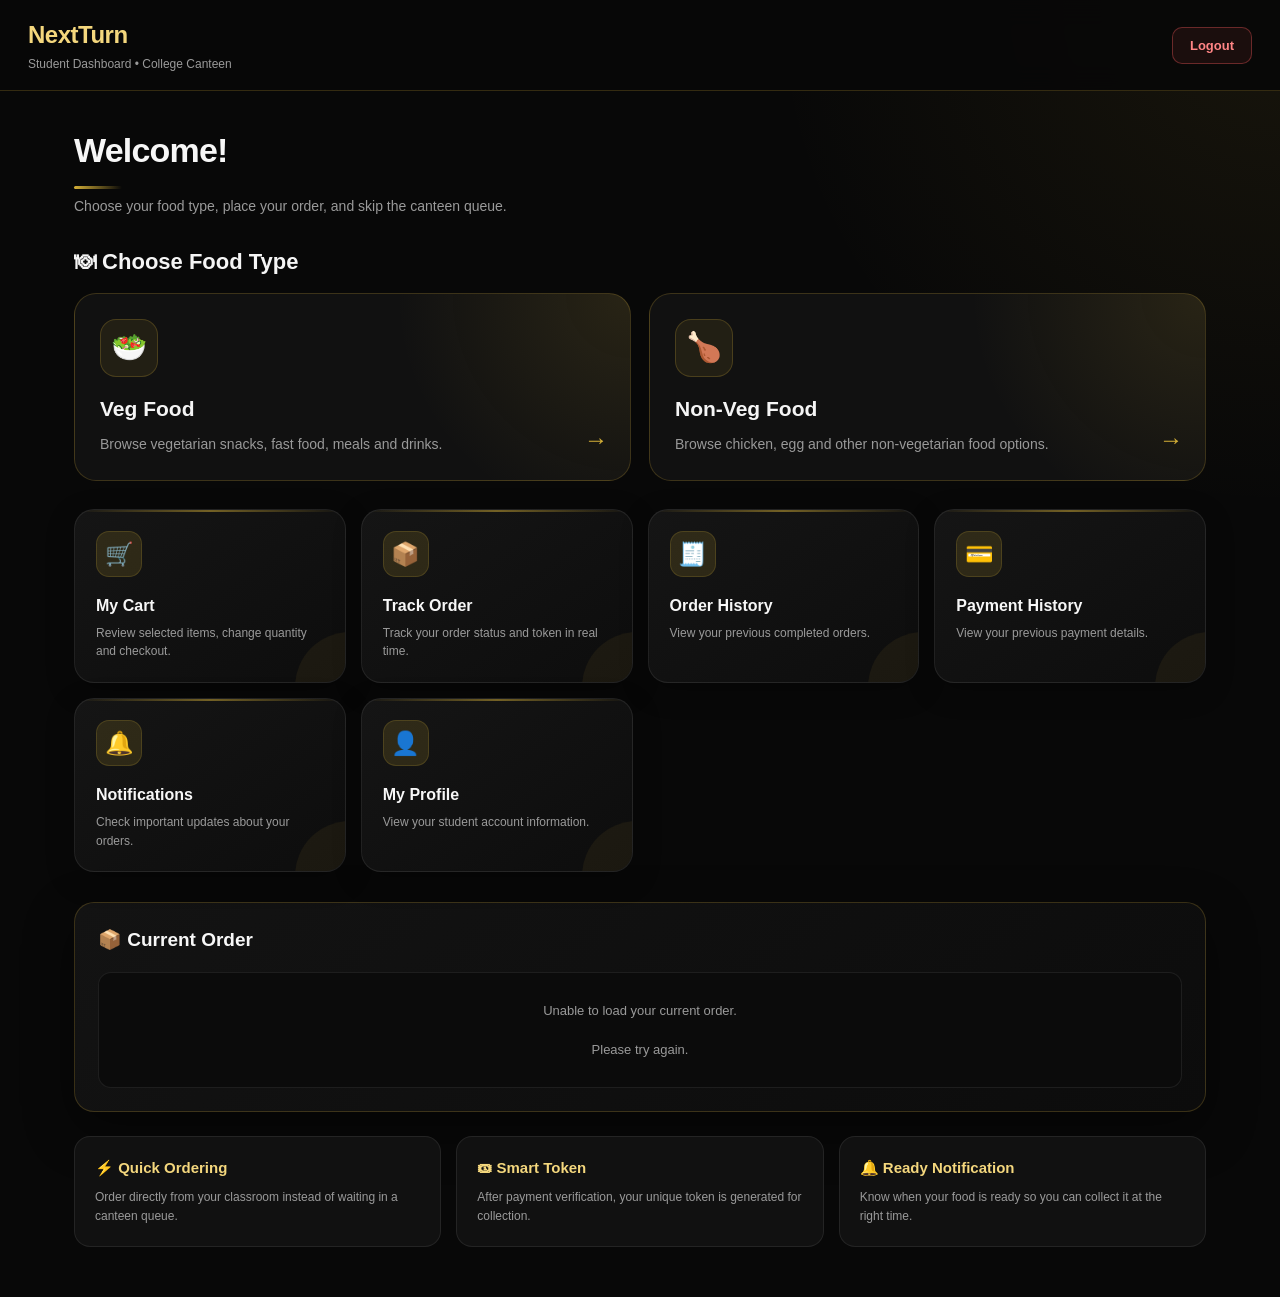
<file: student.html>
<!DOCTYPE html>
<html lang="en">

<head>
    <meta charset="UTF-8">

    <meta name="viewport" content="width=device-width, initial-scale=1.0">

    <title>NextTurn - Student Dashboard</title>

    <link rel="stylesheet" href="styles.css">

    <style>

        .food-type-grid {
            display: grid;
            grid-template-columns: repeat(2, minmax(0, 1fr));
            gap: 18px;
            margin-bottom: 28px;
        }

        .food-type-card {
            position: relative;
            overflow: hidden;

            background:
                radial-gradient(
                    circle at top right,
                    rgba(212,175,55,.12),
                    transparent 40%
                ),
                #111111;

            border: 1px solid rgba(212,175,55,.22);
            border-radius: 22px;
            padding: 25px;
            cursor: pointer;
            transition: .25s ease;
        }

        .food-type-card:hover {
            transform: translateY(-4px);
            border-color: rgba(212,175,55,.65);
            box-shadow: 0 15px 40px rgba(0,0,0,.4);
        }

        .food-type-icon {
            width: 58px;
            height: 58px;

            display: flex;
            align-items: center;
            justify-content: center;

            border-radius: 16px;

            background: rgba(212,175,55,.09);
            border: 1px solid rgba(212,175,55,.22);

            font-size: 29px;
            margin-bottom: 16px;
        }

        .food-type-card h3 {
            margin: 0 0 8px;
            color: #f5f5f5;
            font-size: 21px;
        }

        .food-type-card p {
            margin: 0;
            color: #999;
            font-size: 14px;
            line-height: 1.6;
        }

        .food-type-arrow {
            position: absolute;
            right: 22px;
            bottom: 22px;

            color: #d4af37;
            font-size: 24px;
            font-weight: 700;
        }

        .section-title {
            color: #f5f5f5;
            margin: 0 0 15px;
            font-size: 22px;
        }

        .history-modal {
            display: none;

            position: fixed;
            inset: 0;

            z-index: 9999;

            background: rgba(0,0,0,.82);

            backdrop-filter: blur(8px);

            align-items: center;
            justify-content: center;

            padding: 18px;
        }

        .history-modal.show {
            display: flex;
        }

        .history-box {
            width: 100%;
            max-width: 850px;
            max-height: 90vh;

            overflow-y: auto;

            background: #111;

            border: 1px solid #d4af37;
            border-radius: 20px;

            padding: 22px;

            box-shadow: 0 20px 60px rgba(0,0,0,.6);
        }

        .history-top {
            display: flex;
            justify-content: space-between;
            align-items: center;

            margin-bottom: 20px;
        }

        .history-top h2 {
            margin: 0;
            color: #f4d77d;
        }

        .history-close {
            width: 38px;
            height: 38px;

            border-radius: 50%;

            border: 1px solid #d4af37;

            background: transparent;

            color: #f4d77d;

            font-size: 22px;

            cursor: pointer;
        }

        .history-card {
            background: #080808;

            border: 1px solid rgba(212,175,55,.25);

            border-radius: 15px;

            padding: 18px;

            margin-bottom: 14px;
        }

        .history-card-title {
            display: flex;
            justify-content: space-between;

            gap: 10px;

            margin-bottom: 14px;
        }

        .history-card-title h3 {
            margin: 0;
            color: #f4d77d;
        }

        .history-status {
            color: #f4d77d;

            border: 1px solid #d4af37;

            border-radius: 20px;

            padding: 5px 10px;

            font-size: 12px;
        }

        .history-line {
            display: flex;

            justify-content: space-between;

            gap: 15px;

            padding: 7px 0;

            color: #eee;
        }

        .history-line span:first-child {
            color: #999;
        }

        .history-line span:last-child {
            text-align: right;
        }

        .history-empty {
            text-align: center;

            color: #999;

            padding: 35px 10px;
        }

        @media (max-width: 650px) {

            .food-type-grid {
                grid-template-columns: 1fr;
                gap: 13px;
            }

            .food-type-card {
                padding: 21px;
            }

            .history-box {
                padding: 17px;
            }

            .history-line {
                flex-direction: column;
                gap: 3px;
            }

            .history-line span:last-child {
                text-align: left;
            }

            .history-card-title {
                flex-direction: column;
            }

        }

    </style>

</head>


<body>


<header>

    <div>

        <h1>NextTurn</h1>

        <p>
            Student Dashboard • College Canteen
        </p>

    </div>


    <button
        class="logout"
        onclick="logout()"
    >
        Logout
    </button>

</header>



<div class="container">


    <!-- WELCOME -->

    <div class="welcome">

        <h2 id="welcomeText">
            Welcome!
        </h2>

        <p>
            Choose your food type, place your order,
            and skip the canteen queue.
        </p>

    </div>



    <!-- FOOD TYPE -->

    <h2 class="section-title">
        🍽 Choose Food Type
    </h2>


    <div class="food-type-grid">


        <div
            class="food-type-card"
            onclick="openFood('Veg')"
        >

            <div class="food-type-icon">
                🥗
            </div>

            <h3>
                Veg Food
            </h3>

            <p>
                Browse vegetarian snacks, fast food,
                meals and drinks.
            </p>

            <div class="food-type-arrow">
                →
            </div>

        </div>



        <div
            class="food-type-card"
            onclick="openFood('Non-Veg')"
        >

            <div class="food-type-icon">
                🍗
            </div>

            <h3>
                Non-Veg Food
            </h3>

            <p>
                Browse chicken, egg and other
                non-vegetarian food options.
            </p>

            <div class="food-type-arrow">
                →
            </div>

        </div>


    </div>



    <!-- DASHBOARD OPTIONS -->

    <div class="dashboard-grid">


        <div
            class="dashboard-card"
            onclick="goTo('cart.html')"
        >

            <div class="icon">
                🛒
            </div>

            <span
                id="cartBadge"
                class="cart-badge"
            >
                0
            </span>

            <h3>
                My Cart
            </h3>

            <p>
                Review selected items, change quantity
                and checkout.
            </p>

        </div>



        <div
            class="dashboard-card"
            onclick="showCurrentOrder()"
        >

            <div class="icon">
                📦
            </div>

            <h3>
                Track Order
            </h3>

            <p>
                Track your order status and token
                in real time.
            </p>

        </div>



        <div
            class="dashboard-card"
            onclick="showHistory()"
        >

            <div class="icon">
                🧾
            </div>

            <h3>
                Order History
            </h3>

            <p>
                View your previous completed orders.
            </p>

        </div>



        <div
            class="dashboard-card"
            onclick="showPaymentHistory()"
        >

            <div class="icon">
                💳
            </div>

            <h3>
                Payment History
            </h3>

            <p>
                View your previous payment details.
            </p>

        </div>



        <div
            class="dashboard-card"
            onclick="showNotifications()"
        >

            <div class="icon">
                🔔
            </div>

            <h3>
                Notifications
            </h3>

            <p>
                Check important updates about
                your orders.
            </p>

        </div>



        <div
            class="dashboard-card"
            onclick="showProfile()"
        >

            <div class="icon">
                👤
            </div>

            <h3>
                My Profile
            </h3>

            <p>
                View your student account information.
            </p>

        </div>


    </div>



    <!-- CURRENT ORDER -->

    <div class="active-order">

        <h2>
            📦 Current Order
        </h2>


        <div id="readyAlert"></div>


        <div id="currentOrder">

            <div class="empty">
                Checking your current order...
            </div>

        </div>

    </div>



    <!-- QUICK INFO -->

    <div class="info-grid">


        <div class="info-card">

            <h3>
                ⚡ Quick Ordering
            </h3>

            <p>
                Order directly from your classroom
                instead of waiting in a canteen queue.
            </p>

        </div>



        <div class="info-card">

            <h3>
                🎟 Smart Token
            </h3>

            <p>
                After payment verification, your unique
                token is generated for collection.
            </p>

        </div>



        <div class="info-card">

            <h3>
                🔔 Ready Notification
            </h3>

            <p>
                Know when your food is ready so you
                can collect it at the right time.
            </p>

        </div>


    </div>


</div>



<!-- HISTORY MODAL -->

<div
    id="historyModal"
    class="history-modal"
>

    <div class="history-box">

        <div class="history-top">

            <h2 id="historyTitle">
                Order History
            </h2>

            <button
                class="history-close"
                onclick="closeHistory()"
            >
                ×
            </button>

        </div>

        <div id="historyContent">

            <div class="history-empty">
                Loading...
            </div>

        </div>

    </div>

</div>



<script>

const API =
    "https://nextturn-mgbf.onrender.com";


/* =========================
   STUDENT
========================= */

const student =
    JSON.parse(
        localStorage.getItem("nextTurnUser") || "{}"
    );


if (student.fullName) {

    document
        .getElementById("welcomeText")
        .textContent =
        "Welcome, " + student.fullName + "!";

}



/* =========================
   OPEN FOOD
========================= */

function openFood(type) {

    localStorage.setItem(
        "nextTurnFoodType",
        type
    );

    window.location.href =
        "order.html?type=" +
        encodeURIComponent(type);

}



/* =========================
   CART COUNT
========================= */

function updateCartBadge() {

    let cart = [];

    try {

        cart =
            JSON.parse(
                localStorage.getItem(
                    "nextTurnCart"
                ) || "[]"
            );

    } catch (error) {

        cart = [];

    }


    let count = 0;


    cart.forEach(item => {

        count += Number(
            item.quantity || 1
        );

    });


    const badge =
        document.getElementById(
            "cartBadge"
        );


    if (!badge) return;


    if (count > 0) {

        badge.textContent = count;

        badge.style.display = "flex";

    } else {

        badge.style.display = "none";

    }

}



/* =========================
   CURRENT ORDER
========================= */

async function loadCurrentOrder() {

    const studentId =
        student.studentId || "STU001";


    const container =
        document.getElementById(
            "currentOrder"
        );


    try {

        const response =
            await fetch(
                `${API}/api/student/orders/current/${encodeURIComponent(studentId)}?t=${Date.now()}`,
                {
                    cache: "no-store"
                }
            );


        if (response.status === 404) {

            container.innerHTML = `

                <div class="empty">

                    No active order right now.

                    <br><br>

                    Choose
                    <b>🥗 Veg Food</b>
                    or
                    <b>🍗 Non-Veg Food</b>
                    to place an order.

                </div>

            `;


            document
                .getElementById(
                    "readyAlert"
                )
                .innerHTML = "";

            return;

        }


        if (!response.ok) {

            throw new Error(
                "Unable to load order"
            );

        }


        const order =
            await response.json();


        displayCurrentOrder(order);


    } catch (error) {

        console.error(
            "Current order error:",
            error
        );


        container.innerHTML = `

            <div class="empty">

                Unable to load your current order.

                <br><br>

                Please try again.

            </div>

        `;

    }

}



/* =========================
   DISPLAY CURRENT ORDER
========================= */

function displayCurrentOrder(order) {

    const container =
        document.getElementById(
            "currentOrder"
        );


    const readyAlert =
        document.getElementById(
            "readyAlert"
        );


    const status =
        order.orderStatus || "Unknown";


    let statusClass =
        "pending";


    if (
        status.toLowerCase() ===
        "preparing"
    ) {

        statusClass =
            "preparing";

    }


    if (
        status.toLowerCase() ===
        "ready"
    ) {

        statusClass =
            "ready";

    }


    if (
        status.toLowerCase() ===
        "ready"
    ) {

        readyAlert.innerHTML = `

            <div class="ready-alert">

                <div class="big">

                    🔔 Your food is ready!

                </div>

                Please collect your order from the
                canteen using your token.

            </div>

        `;

    } else {

        readyAlert.innerHTML = "";

    }


    let tokenHTML = "";


    if (
        order.tokenNumber != null
    ) {

        tokenHTML = `

            <div class="token">

                Your Token

                <strong>
                    #${order.tokenNumber}
                </strong>

            </div>

        `;

    }


    container.innerHTML = `

        <div class="order-box">


            <div class="order-row">

                <span>
                    Order ID
                </span>

                <strong>
                    #${order.id || "-"}
                </strong>

            </div>



            <div class="order-row">

                <span>
                    Payment
                </span>

                <strong>
                    ${order.paymentStatus || "-"}
                </strong>

            </div>



            <div class="order-row">

                <span>
                    Order Status
                </span>

                <span class="status ${statusClass}">
                    ${status}
                </span>

            </div>



            <div class="order-row">

                <span>
                    Total Amount
                </span>

                <strong>
                    ₹${Number(
                        order.totalAmount || 0
                    ).toFixed(2)}
                </strong>

            </div>



            ${tokenHTML}


        </div>

    `;

}



/* =========================
   TRACK ORDER
========================= */

function showCurrentOrder() {

    const section =
        document.querySelector(
            ".active-order"
        );


    if (!section) return;


    section.scrollIntoView({
        behavior: "smooth",
        block: "start"
    });

}



/* =========================
   FETCH ALL STUDENT ORDERS
========================= */

async function fetchStudentOrders() {

    const studentId =
        student.studentId || "STU001";


    const response =
        await fetch(
            `${API}/api/student/orders/${encodeURIComponent(studentId)}?t=${Date.now()}`,
            {
                cache: "no-store"
            }
        );


    if (!response.ok) {

        throw new Error(
            "Unable to load student orders"
        );

    }


    const orders =
        await response.json();


    if (!Array.isArray(orders)) {

        return [];

    }


    orders.sort(
        (a, b) => {

            const dateA =
                a.createdAt
                    ? new Date(
                        a.createdAt
                    ).getTime()
                    : 0;


            const dateB =
                b.createdAt
                    ? new Date(
                        b.createdAt
                    ).getTime()
                    : 0;


            if (
                dateA &&
                dateB &&
                dateA !== dateB
            ) {

                return dateB - dateA;

            }


            return (
                Number(b.id || 0) -
                Number(a.id || 0)
            );

        }
    );


    return orders;

}



/* =========================
   DATE FORMAT
========================= */

function formatHistoryDate(value) {

    if (!value) {

        return "Date unavailable";

    }


    const date =
        new Date(value);


    if (
        Number.isNaN(
            date.getTime()
        )
    ) {

        return "Date unavailable";

    }


    return date.toLocaleString(
        "en-IN",
        {
            day: "2-digit",
            month: "short",
            year: "numeric",
            hour: "2-digit",
            minute: "2-digit"
        }
    );

}



/* =========================
   FOOD FORMAT
========================= */

function formatHistoryFood(foodItems) {

    if (!foodItems) {

        return "No food information";

    }


    try {

        const items =
            typeof foodItems === "string"
                ? JSON.parse(foodItems)
                : foodItems;


        if (!Array.isArray(items)) {

            return String(
                foodItems
            );

        }


        return items
            .map(item => {

                let name =
                    item.name ||
                    "Food";


                if (item.flavor) {

                    name +=
                        " - " +
                        item.flavor;

                }


                const quantity =
                    Number(
                        item.quantity || 1
                    );


                return (
                    name +
                    " × " +
                    quantity
                );

            })
            .join("<br>");

    } catch (error) {

        return String(
            foodItems
        );

    }

}
  /* =========================
   ORDER HISTORY
========================= */

async function showHistory() {

    const modal =
        document.getElementById("historyModal");

    const title =
        document.getElementById("historyTitle");

    const content =
        document.getElementById("historyContent");


    title.textContent =
        "Order History";


    modal.classList.add("show");


    content.innerHTML = `
        <div class="history-empty">
            Loading your orders...
        </div>
    `;


    try {

        const orders =
            await fetchStudentOrders();


        if (!orders.length) {

            content.innerHTML = `
                <div class="history-empty">
                    No orders found.
                </div>
            `;

            return;
        }


        content.innerHTML =
            orders
                .map(order => `

                    <div class="history-card">

                        <div class="history-card-title">

                            <h3>
                                Order #${order.id || "-"}
                            </h3>

                            <span class="history-status">
                                ${order.orderStatus || "Unknown"}
                            </span>

                        </div>


                        <div class="history-line">

                            <span>
                                Date
                            </span>

                            <span>
                                ${formatHistoryDate(
                                    order.createdAt
                                )}
                            </span>

                        </div>


                        <div class="history-line">

                            <span>
                                Food
                            </span>

                            <span>
                                ${formatHistoryFood(
                                    order.foodItems
                                )}
                            </span>

                        </div>


                        <div class="history-line">

                            <span>
                                Payment
                            </span>

                            <span>
                                ${order.paymentStatus || "Unknown"}
                            </span>

                        </div>


                        <div class="history-line">

                            <span>
                                Token
                            </span>

                            <span>
                                ${
                                    order.tokenNumber != null
                                        ? "#" + order.tokenNumber
                                        : "Not generated"
                                }
                            </span>

                        </div>


                        <div class="history-line">

                            <span>
                                Subtotal
                            </span>

                            <span>
                                ₹${Number(
                                    order.subtotal || 0
                                ).toFixed(2)}
                            </span>

                        </div>


                        <div class="history-line">

                            <span>
                                Service Charge
                            </span>

                            <span>
                                ₹${Number(
                                    order.serviceCharge || 0
                                ).toFixed(2)}
                            </span>

                        </div>


                        <div class="history-line">

                            <span>
                                Total
                            </span>

                            <span>
                                ₹${Number(
                                    order.totalAmount || 0
                                ).toFixed(2)}
                            </span>

                        </div>

                    </div>

                `)
                .join("");


    } catch (error) {

        console.error(
            "Order history error:",
            error
        );


        content.innerHTML = `
            <div class="history-empty">

                Unable to load order history.

                <br><br>

                Please try again.

            </div>
        `;

    }

}



/* =========================
   PAYMENT HISTORY
========================= */

async function showPaymentHistory() {

    const modal =
        document.getElementById("historyModal");

    const title =
        document.getElementById("historyTitle");

    const content =
        document.getElementById("historyContent");


    title.textContent =
        "Payment History";


    modal.classList.add("show");


    content.innerHTML = `
        <div class="history-empty">
            Loading your payment history...
        </div>
    `;


    try {

        const orders =
            await fetchStudentOrders();


        if (!orders.length) {

            content.innerHTML = `
                <div class="history-empty">
                    No payment history found.
                </div>
            `;

            return;
        }


        content.innerHTML =
            orders
                .map(order => `

                    <div class="history-card">

                        <div class="history-card-title">

                            <h3>
                                Payment #${order.id || "-"}
                            </h3>

                            <span class="history-status">
                                ${order.paymentStatus || "Unknown"}
                            </span>

                        </div>


                        <div class="history-line">

                            <span>
                                Date
                            </span>

                            <span>
                                ${formatHistoryDate(
                                    order.createdAt
                                )}
                            </span>

                        </div>


                        <div class="history-line">

                            <span>
                                Order ID
                            </span>

                            <span>
                                #${order.id || "-"}
                            </span>

                        </div>


                        <div class="history-line">

                            <span>
                                Order Status
                            </span>

                            <span>
                                ${order.orderStatus || "Unknown"}
                            </span>

                        </div>


                        <div class="history-line">

                            <span>
                                Payment Status
                            </span>

                            <span>
                                ${order.paymentStatus || "Unknown"}
                            </span>

                        </div>


                        <div class="history-line">

                            <span>
                                Subtotal
                            </span>

                            <span>
                                ₹${Number(
                                    order.subtotal || 0
                                ).toFixed(2)}
                            </span>

                        </div>


                        <div class="history-line">

                            <span>
                                Service Charge
                            </span>

                            <span>
                                ₹${Number(
                                    order.serviceCharge || 0
                                ).toFixed(2)}
                            </span>

                        </div>


                        <div class="history-line">

                            <span>
                                Total Paid
                            </span>

                            <span>
                                ₹${Number(
                                    order.totalAmount || 0
                                ).toFixed(2)}
                            </span>

                        </div>


                        <div class="history-line">

                            <span>
                                Token
                            </span>

                            <span>
                                ${
                                    order.tokenNumber != null
                                        ? "#" + order.tokenNumber
                                        : "Not generated"
                                }
                            </span>

                        </div>

                    </div>

                `)
                .join("");


    } catch (error) {

        console.error(
            "Payment history error:",
            error
        );


        content.innerHTML = `
            <div class="history-empty">

                Unable to load payment history.

                <br><br>

                Please try again.

            </div>
        `;

    }

}



/* =========================
   CLOSE HISTORY
========================= */

function closeHistory() {

    const modal =
        document.getElementById(
            "historyModal"
        );


    if (!modal) return;


    modal.classList.remove(
        "show"
    );

}



/* =========================
   CLOSE OUTSIDE MODAL
========================= */

const historyModal =
    document.getElementById(
        "historyModal"
    );


if (historyModal) {

    historyModal.addEventListener(
        "click",
        function(event) {

            if (
                event.target === this
            ) {

                closeHistory();

            }

        }
    );

}



/* =========================
   NOTIFICATIONS
========================= */

function showNotifications() {

    const alertBox =
        document.getElementById(
            "readyAlert"
        );


    if (
        alertBox &&
        alertBox.innerHTML.trim() !== ""
    ) {

        alertBox.scrollIntoView({
            behavior: "smooth",
            block: "center"
        });

        return;

    }


    alert(
        "No new notifications."
    );

}



/* =========================
   PROFILE
========================= */

function showProfile() {

    const name =
        student.fullName ||
        "Student";


    const id =
        student.studentId ||
        "-";


    const email =
        student.email ||
        student.studentEmail ||
        "-";


    alert(

        "My Profile\n\n" +

        "Name: " +
        name +
        "\n" +

        "Student ID: " +
        id +
        "\n" +

        "Email: " +
        email

    );

}



/* =========================
   NAVIGATION
========================= */

function goTo(page) {

    window.location.href =
        page;

}



/* =========================
   LOGOUT
========================= */

function logout() {

    localStorage.removeItem(
        "nextTurnUser"
    );


    localStorage.removeItem(
        "nextTurnCurrentOrder"
    );


    window.location.href =
        "login.html";

}



/* =========================
   START
========================= */

updateCartBadge();

loadCurrentOrder();



/* =========================
   AUTO REFRESH CURRENT ORDER
========================= */

setInterval(
    loadCurrentOrder,
    5000
);



/* =========================
   AUTO REFRESH CART
========================= */

setInterval(
    updateCartBadge,
    1000
);



/* =========================
   ESCAPE KEY
========================= */

document.addEventListener(
    "keydown",
    function(event) {

        if (
            event.key === "Escape"
        ) {

            closeHistory();

        }

    }
);

</script>


</body>

</html>
</file>
<file: styles.css>
/* =========================================================
   NEXTTURN PREMIUM DESIGN SYSTEM
   Black + Gold
========================================================= */

:root {
    --black: #080808;
    --black-soft: #0d0d0d;
    --card: #111111;
    --card-hover: #151515;

    --gold: #d4af37;
    --gold-bright: #f4d77d;
    --gold-soft: rgba(212, 175, 55, 0.14);

    --white: #f7f7f7;
    --text: #ededed;
    --muted: #9a9a9a;
    --muted-light: #b7b7b7;

    --border: rgba(212, 175, 55, 0.22);
    --border-soft: rgba(255, 255, 255, 0.08);

    --danger: #ff5c5c;
    --success: #4ade80;
    --warning: #f4c95d;

    --radius-lg: 20px;
    --radius-md: 14px;
    --radius-sm: 10px;

    --shadow:
        0 18px 50px rgba(0, 0, 0, 0.45);

    --gold-shadow:
        0 12px 35px rgba(212, 175, 55, 0.10);
}


/* =========================================================
   RESET
========================================================= */

* {
    box-sizing: border-box;
    margin: 0;
    padding: 0;
    font-family:
        Inter,
        -apple-system,
        BlinkMacSystemFont,
        "Segoe UI",
        Arial,
        sans-serif;
}

html {
    scroll-behavior: smooth;
}

body {
    min-height: 100vh;
    background:
        radial-gradient(
            circle at top right,
            rgba(212, 175, 55, 0.08),
            transparent 28%
        ),
        var(--black);

    color: var(--text);
    line-height: 1.5;
}


/* =========================================================
   HEADER
========================================================= */

header {
    position: sticky;
    top: 0;
    z-index: 100;

    background:
        rgba(8, 8, 8, 0.94);

    backdrop-filter: blur(14px);

    border-bottom:
        1px solid var(--border);

    padding: 17px 28px;

    display: flex;
    justify-content: space-between;
    align-items: center;

    gap: 20px;
}

header > div:first-child {
    min-width: 0;
}

header h1 {
    color: var(--gold-bright);

    font-size: 24px;
    font-weight: 800;

    letter-spacing: -0.5px;
}

header p {
    color: var(--muted);

    font-size: 12px;

    margin-top: 2px;
}


/* =========================================================
   LOGOUT BUTTON
========================================================= */

.logout {
    border: 1px solid rgba(255, 92, 92, 0.35);

    background:
        rgba(255, 92, 92, 0.08);

    color: #ff8585;

    padding: 10px 17px;

    border-radius: 10px;

    cursor: pointer;

    font-size: 13px;
    font-weight: 700;

    transition:
        transform 0.2s ease,
        background 0.2s ease,
        border-color 0.2s ease;
}

.logout:hover {
    transform: translateY(-1px);

    background:
        rgba(255, 92, 92, 0.15);

    border-color:
        rgba(255, 92, 92, 0.55);
}

.logout:active {
    transform: scale(0.97);
}


/* =========================================================
   MAIN CONTAINER
========================================================= */

.container {
    width: min(1180px, 100%);

    margin: 0 auto;

    padding:
        34px 24px
        50px;
}


/* =========================================================
   WELCOME
========================================================= */

.welcome {
    margin-bottom: 28px;
}

.welcome h2 {
    color: var(--white);

    font-size: clamp(25px, 4vw, 34px);

    font-weight: 750;

    letter-spacing: -0.8px;

    margin-bottom: 7px;
}

.welcome h2::after {
    content: "";

    display: block;

    width: 48px;
    height: 3px;

    background:
        linear-gradient(
            90deg,
            var(--gold),
            transparent
        );

    margin-top: 10px;

    border-radius: 5px;
}

.welcome p {
    color: var(--muted);

    font-size: 14px;

    max-width: 620px;
}


/* =========================================================
   DASHBOARD GRID
========================================================= */

.dashboard-grid {
    display: grid;

    grid-template-columns:
        repeat(4, minmax(0, 1fr));

    gap: 15px;

    margin-bottom: 30px;
}


/* =========================================================
   DASHBOARD CARD
========================================================= */

.dashboard-card {
    position: relative;

    min-height: 165px;

    background:
        linear-gradient(
            145deg,
            #151515,
            #0d0d0d
        );

    border:
        1px solid var(--border-soft);

    border-radius: var(--radius-lg);

    padding: 21px;

    cursor: pointer;

    overflow: hidden;

    box-shadow:
        0 8px 28px rgba(0, 0, 0, 0.25);

    transition:
        transform 0.22s ease,
        border-color 0.22s ease,
        box-shadow 0.22s ease,
        background 0.22s ease;
}

.dashboard-card::before {
    content: "";

    position: absolute;

    top: 0;
    left: 0;

    width: 100%;
    height: 2px;

    background:
        linear-gradient(
            90deg,
            transparent,
            var(--gold),
            transparent
        );

    opacity: 0.5;
}

.dashboard-card::after {
    content: "";

    position: absolute;

    width: 110px;
    height: 110px;

    right: -60px;
    bottom: -60px;

    background:
        rgba(212, 175, 55, 0.07);

    border-radius: 50%;
}

.dashboard-card:hover {
    transform: translateY(-4px);

    border-color:
        rgba(212, 175, 55, 0.42);

    background:
        linear-gradient(
            145deg,
            #181818,
            #101010
        );

    box-shadow:
        var(--gold-shadow);
}

.dashboard-card:active {
    transform: scale(0.985);
}


/* =========================================================
   CARD ICON
========================================================= */

.dashboard-card .icon {
    width: 46px;
    height: 46px;

    display: flex;
    align-items: center;
    justify-content: center;

    background:
        var(--gold-soft);

    border:
        1px solid rgba(212, 175, 55, 0.18);

    border-radius: 13px;

    font-size: 23px;

    margin-bottom: 17px;
}


/* =========================================================
   CARD TEXT
========================================================= */

.dashboard-card h3 {
    color: var(--white);

    font-size: 16px;

    margin-bottom: 6px;

    font-weight: 700;
}

.dashboard-card p {
    color: var(--muted);

    font-size: 12px;

    line-height: 1.55;

    max-width: 220px;
}


/* =========================================================
   CART BADGE
========================================================= */

.cart-badge {
    position: absolute;

    top: 14px;
    right: 14px;

    min-width: 25px;
    height: 25px;

    padding: 0 7px;

    border-radius: 999px;

    display: none;

    align-items: center;
    justify-content: center;

    background: var(--gold);

    color: #090909;

    font-size: 11px;

    font-weight: 900;

    border:
        2px solid var(--card);
}


/* =========================================================
   CURRENT ORDER SECTION
========================================================= */

.active-order {
    background:
        linear-gradient(
            145deg,
            #131313,
            #0c0c0c
        );

    border:
        1px solid var(--border);

    border-radius: var(--radius-lg);

    padding: 23px;

    margin-bottom: 24px;

    box-shadow: var(--shadow);
}

.active-order h2 {
    color: var(--white);

    font-size: 19px;

    margin-bottom: 17px;
}


/* =========================================================
   READY ALERT
========================================================= */

.ready-alert {
    background:
        linear-gradient(
            135deg,
            rgba(74, 222, 128, 0.12),
            rgba(74, 222, 128, 0.04)
        );

    border:
        1px solid rgba(74, 222, 128, 0.35);

    color: #b9f6ce;

    border-radius: 13px;

    padding: 17px;

    margin-bottom: 15px;

    font-weight: 600;
}

.ready-alert .big {
    color: var(--success);

    font-size: 18px;

    margin-bottom: 4px;
}


/* =========================================================
   ORDER BOX
========================================================= */

.order-box {
    background:
        #0b0b0b;

    border:
        1px solid var(--border-soft);

    padding: 17px;

    border-radius: 13px;
}


/* =========================================================
   ORDER ROW
========================================================= */

.order-row {
    display: flex;

    justify-content: space-between;
    align-items: center;

    gap: 20px;

    padding: 13px 3px;

    border-bottom:
        1px solid rgba(255, 255, 255, 0.06);
}

.order-row:last-child {
    border-bottom: none;
}

.order-row span:first-child {
    color: var(--muted);

    font-size: 13px;
}

.order-row strong {
    color: var(--white);

    font-size: 13px;

    text-align: right;
}


/* =========================================================
   STATUS BADGES
========================================================= */

.status {
    display: inline-flex;

    align-items: center;
    justify-content: center;

    padding: 6px 11px;

    border-radius: 999px;

    font-size: 11px;

    font-weight: 800;

    border: 1px solid transparent;
}

.preparing {
    background:
        rgba(244, 199, 93, 0.10);

    color: var(--gold-bright);

    border-color:
        rgba(244, 199, 93, 0.25);
}

.ready {
    background:
        rgba(74, 222, 128, 0.10);

    color: var(--success);

    border-color:
        rgba(74, 222, 128, 0.25);
}

.pending {
    background:
        rgba(244, 199, 93, 0.08);

    color: var(--warning);

    border-color:
        rgba(244, 199, 93, 0.20);
}


/* =========================================================
   TOKEN
========================================================= */

.token {
    text-align: center;

    background:
        radial-gradient(
            circle at center,
            rgba(212, 175, 55, 0.12),
            transparent 70%
        );

    border:
        1px dashed rgba(212, 175, 55, 0.5);

    border-radius: 14px;

    padding: 19px;

    margin-top: 17px;

    color: var(--muted-light);

    font-size: 13px;
}

.token strong {
    display: block;

    color: var(--gold-bright);

    font-size: 36px;

    line-height: 1;

    margin-top: 8px;

    letter-spacing: 1px;
}


/* =========================================================
   EMPTY STATE
========================================================= */

.empty {
    background:
        #0b0b0b;

    border:
        1px solid var(--border-soft);

    padding: 28px 20px;

    text-align: center;

    border-radius: 13px;

    color: var(--muted);

    font-size: 13px;
}

.empty b {
    color: var(--gold-bright);
}


/* =========================================================
   QUICK INFO
========================================================= */

.info-grid {
    display: grid;

    grid-template-columns:
        repeat(3, minmax(0, 1fr));

    gap: 15px;
}

.info-card {
    background:
        #111111;

    border:
        1px solid var(--border-soft);

    padding: 20px;

    border-radius: 16px;

    transition:
        border-color 0.2s ease,
        transform 0.2s ease;
}

.info-card:hover {
    border-color:
        rgba(212, 175, 55, 0.28);

    transform: translateY(-2px);
}

.info-card h3 {
    color: var(--gold-bright);

    font-size: 15px;

    margin-bottom: 8px;
}

.info-card p {
    color: var(--muted);

    font-size: 12px;

    line-height: 1.6;
}


/* =========================================================
   FOCUS / ACCESSIBILITY
========================================================= */

button:focus-visible,
.dashboard-card:focus-visible {
    outline:
        2px solid var(--gold-bright);

    outline-offset: 3px;
}


/* =========================================================
   TABLET
========================================================= */

@media (max-width: 950px) {

    .dashboard-grid {
        grid-template-columns:
            repeat(2, minmax(0, 1fr));
    }

    .info-grid {
        grid-template-columns:
            1fr;
    }
}


/* =========================================================
   MOBILE
========================================================= */

@media (max-width: 600px) {

    header {
        padding: 14px 16px;
    }

    header h1 {
        font-size: 20px;
    }

    header p {
        font-size: 10px;
    }

    .logout {
        padding: 9px 12px;

        font-size: 12px;
    }

    .container {
        padding:
            25px 14px
            38px;
    }

    .welcome {
        margin-bottom: 22px;
    }

    .welcome h2 {
        font-size: 26px;
    }

    .welcome p {
        font-size: 13px;
    }

    .dashboard-grid {
        grid-template-columns:
            repeat(2, minmax(0, 1fr));

        gap: 10px;

        margin-bottom: 22px;
    }

    .dashboard-card {
        min-height: 155px;

        padding: 15px;

        border-radius: 15px;
    }

    .dashboard-card .icon {
        width: 40px;
        height: 40px;

        font-size: 20px;

        margin-bottom: 13px;
    }

    .dashboard-card h3 {
        font-size: 14px;
    }

    .dashboard-card p {
        font-size: 10.5px;
        line-height: 1.45;
    }

    .active-order {
        padding: 16px;

        border-radius: 16px;
    }

    .active-order h2 {
        font-size: 17px;
    }

    .order-box {
        padding: 12px;
    }

    .order-row {
        padding: 12px 2px;

        gap: 10px;
    }

    .order-row span:first-child {
        font-size: 12px;
    }

    .order-row strong {
        font-size: 12px;
    }

    .token strong {
        font-size: 32px;
    }

    .info-card {
        padding: 17px;
    }
}


/* =========================================================
   SMALL PHONES
========================================================= */

@media (max-width: 380px) {

    header {
        align-items: flex-start;
    }

    header p {
        max-width: 150px;
    }

    .logout {
        flex-shrink: 0;
    }

    .dashboard-card {
        min-height: 145px;

        padding: 13px;
    }

    .dashboard-card p {
        display: none;
    }

    .dashboard-card h3 {
        font-size: 13px;
    }
      }
</file>
